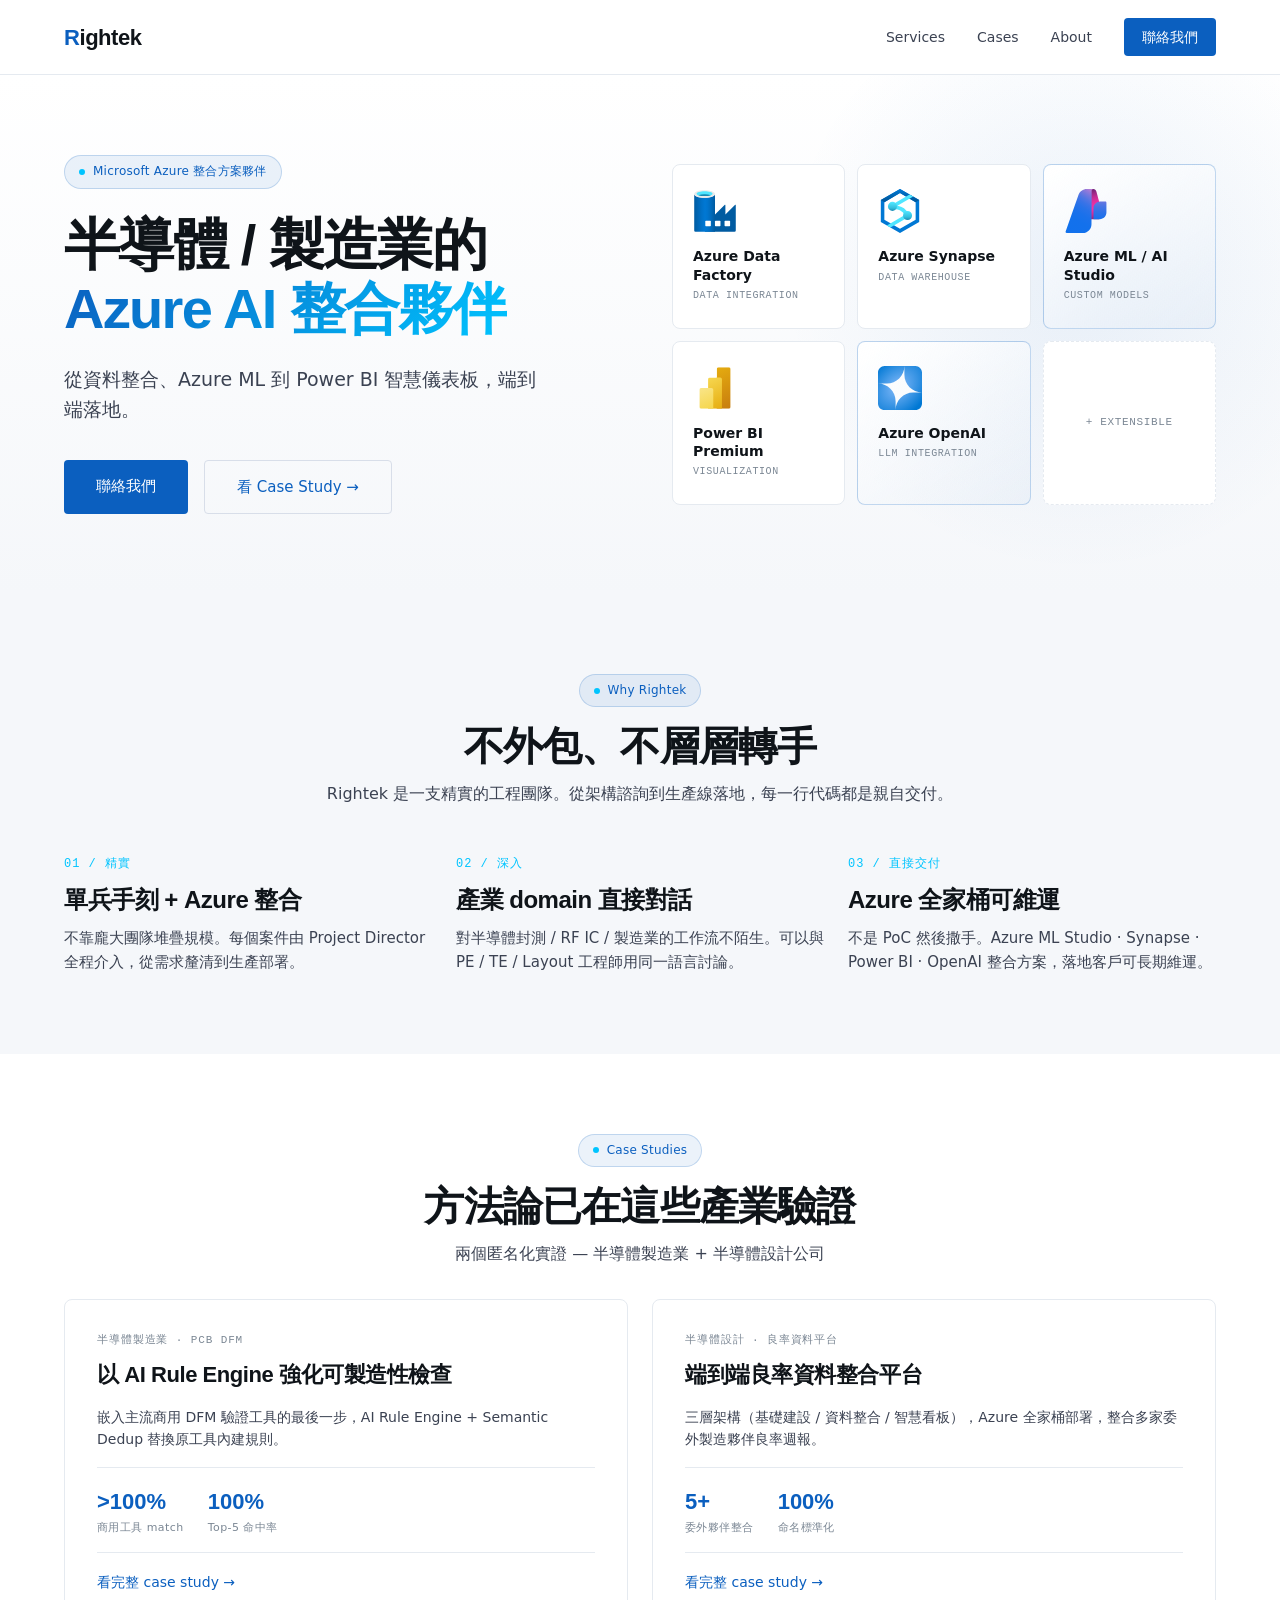
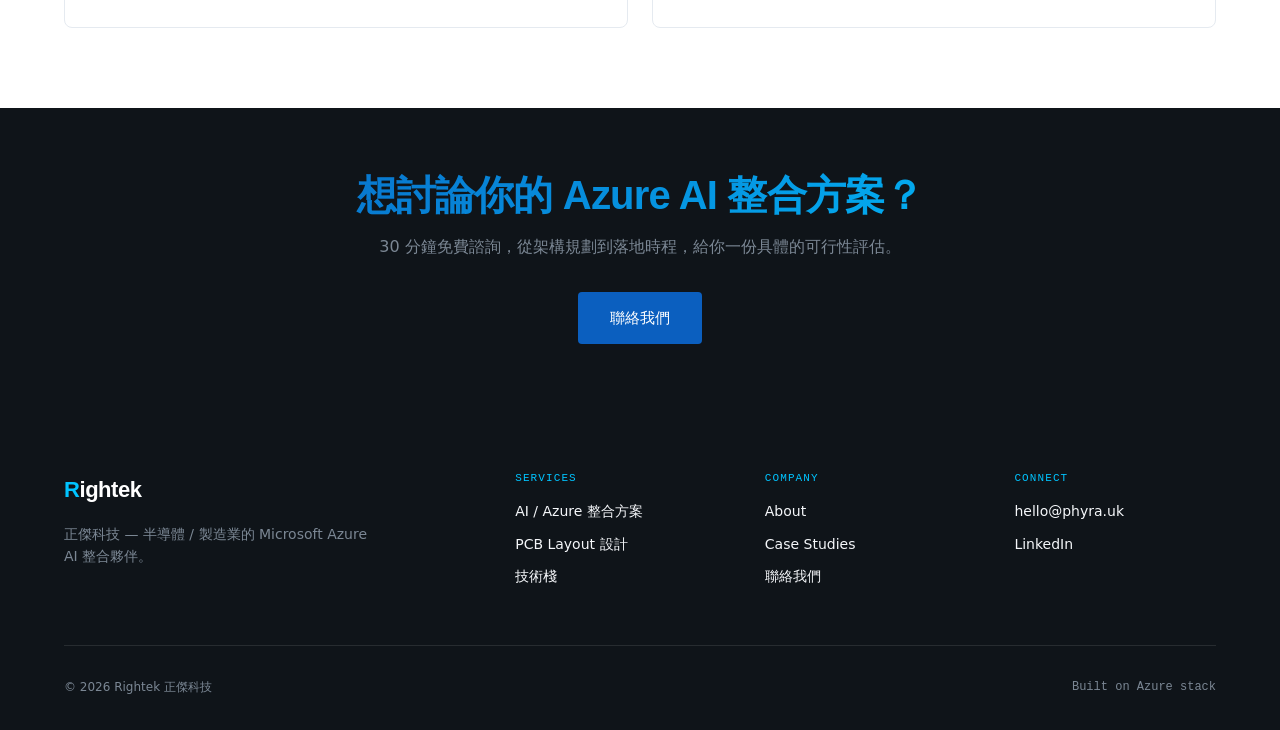
<file: index.html>
<!DOCTYPE html>
<html lang="zh-TW">
<head>
<meta charset="UTF-8">
<meta name="viewport" content="width=device-width,initial-scale=1">
<title>Rightek 正傑科技 — 半導體 / 製造業的 Azure AI 整合夥伴</title>
<meta name="description" content="正傑科技 (Rightek) — 半導體與製造業的 Microsoft Azure AI 整合方案夥伴。從資料整合、Azure ML 到 Power BI 智慧儀表板，端到端落地。">
<meta property="og:title" content="Rightek — 半導體 / 製造業的 Azure AI 整合夥伴">
<meta property="og:description" content="從資料整合、Azure ML 到 Power BI 智慧儀表板，端到端落地。">
<meta property="og:type" content="website">
<link rel="stylesheet" href="styles.css">
<style>
  .hero {
    background: linear-gradient(180deg, var(--surface-base) 0%, var(--surface-soft) 100%);
    padding: 80px 64px;
    position: relative;
    overflow: hidden;
  }
  .hero::before {
    content: '';
    position: absolute;
    top: -100px; right: -100px;
    width: 600px; height: 600px;
    background: radial-gradient(circle, rgba(11,95,191,0.08) 0%, transparent 70%);
    pointer-events: none;
  }
  .hero-grid {
    display: grid;
    grid-template-columns: 1fr 1fr;
    gap: 64px;
    align-items: center;
    max-width: var(--container-max);
    margin: 0 auto;
    position: relative;
  }
  .hero h1 { font-size: 56px; margin-bottom: 24px; }
  .hero .sub { font-size: 19px; color: var(--text-secondary); margin-bottom: 36px; max-width: 480px; line-height: 1.55; }
  .cta-row { display: flex; gap: 16px; }
  .service-grid {
    display: grid;
    grid-template-columns: 1fr 1fr 1fr;
    gap: 12px;
  }
  .service-grid .svc-card.dashed {
    display: flex;
    align-items: center;
    justify-content: center;
    min-height: 120px;
    border-style: dashed;
    color: var(--text-muted);
    font-family: 'JetBrains Mono', monospace;
    font-size: 11px;
    letter-spacing: 0.06em;
  }
  .why-grid {
    display: grid;
    grid-template-columns: repeat(3, 1fr);
    gap: 24px;
    max-width: var(--container-max);
    margin: 0 auto;
  }
  .why-item h3 { margin-bottom: 12px; }
  .why-item p { color: var(--text-secondary); font-size: 15px; line-height: 1.6; }
  .why-num {
    font-family: 'JetBrains Mono', monospace;
    font-size: 12px;
    color: var(--accent-cyan);
    letter-spacing: 0.08em;
    margin-bottom: 12px;
  }
  .case-grid {
    display: grid;
    grid-template-columns: 1fr 1fr;
    gap: 24px;
    max-width: var(--container-max);
    margin: 32px auto 0;
  }
  .case-card {
    background: white;
    border: 1px solid var(--border-soft);
    border-radius: 8px;
    padding: 32px;
    transition: all 200ms ease-out;
  }
  .case-card:hover {
    border-color: var(--primary-azure);
    transform: translateY(-2px);
    box-shadow: 0 8px 24px -8px rgba(11,95,191,0.15);
  }
  .case-meta {
    font-family: 'JetBrains Mono', monospace;
    font-size: 11px;
    color: var(--text-muted);
    letter-spacing: 0.08em;
    margin-bottom: 12px;
    text-transform: uppercase;
  }
  .case-card h3 { font-size: 22px; margin-bottom: 16px; line-height: 1.3; }
  .case-card p { color: var(--text-secondary); font-size: 14px; margin-bottom: 16px; }
  .case-stats {
    display: flex;
    gap: 24px;
    margin: 16px 0;
    padding: 16px 0;
    border-top: 1px solid var(--border-soft);
    border-bottom: 1px solid var(--border-soft);
  }
  .case-stat-value {
    font-family: 'Cabinet Grotesk', sans-serif;
    font-weight: 700;
    font-size: 22px;
    color: var(--primary-azure);
    font-feature-settings: 'tnum';
  }
  .case-stat-label {
    font-size: 11px;
    color: var(--text-muted);
    letter-spacing: 0.04em;
  }
  .case-card a {
    font-size: 14px;
    font-weight: 500;
  }
  .cta-band {
    background: var(--surface-dark);
    color: var(--surface-soft);
    padding: 64px;
    text-align: center;
  }
  .cta-band h2 {
    color: white;
    margin-bottom: 16px;
    background: var(--azure-grad);
    -webkit-background-clip: text;
    -webkit-text-fill-color: transparent;
    background-clip: text;
  }
  .cta-band p { color: var(--text-muted); margin-bottom: 32px; max-width: 540px; margin-left: auto; margin-right: auto; }
  @media (max-width: 768px) {
    .hero-grid, .why-grid, .case-grid, .service-grid { grid-template-columns: 1fr !important; }
    .hero h1 { font-size: 36px; }
  }
</style>
</head>
<body>

<nav class="nav">
  <a href="index.html" class="wordmark"><span class="r">R</span>ightek</a>
  <div class="nav-links">
    <a href="services.html">Services</a>
    <a href="cases.html">Cases</a>
    <a href="about.html">About</a>
    <a href="contact.html" class="nav-cta">聯絡我們</a>
  </div>
</nav>

<section class="hero">
  <div class="hero-grid">
    <div>
      <span class="tag">Microsoft Azure 整合方案夥伴</span>
      <h1 style="margin-top:24px">半導體 / 製造業的<br><span class="grad-text">Azure AI 整合夥伴</span></h1>
      <p class="sub">從資料整合、Azure ML 到 Power BI 智慧儀表板，端到端落地。</p>
      <div class="cta-row">
        <a href="contact.html" class="btn btn-primary">聯絡我們</a>
        <a href="cases.html" class="btn btn-ghost">看 Case Study →</a>
      </div>
    </div>
    <div class="service-grid">
      <div class="svc-card">
        <img class="svc-icon" src="assets/icons/10126-icon-service-Data-Factories.svg" alt="Data Factory">
        <div class="svc-name">Azure Data Factory</div>
        <div class="svc-meta">DATA INTEGRATION</div>
      </div>
      <div class="svc-card">
        <img class="svc-icon" src="assets/icons/00606-icon-service-Azure-Synapse-Analytics.svg" alt="Synapse">
        <div class="svc-name">Azure Synapse</div>
        <div class="svc-meta">DATA WAREHOUSE</div>
      </div>
      <div class="svc-card featured">
        <img class="svc-icon" src="assets/icons/03513-icon-service-AI-Studio.svg" alt="Azure AI">
        <div class="svc-name">Azure ML / AI Studio</div>
        <div class="svc-meta">CUSTOM MODELS</div>
      </div>
      <div class="svc-card">
        <img class="svc-icon" src="assets/icons/03332-icon-service-Power-BI-Embedded.svg" alt="Power BI">
        <div class="svc-name">Power BI Premium</div>
        <div class="svc-meta">VISUALIZATION</div>
      </div>
      <div class="svc-card featured">
        <img class="svc-icon" src="assets/icons/03438-icon-service-Azure-OpenAI.svg" alt="OpenAI">
        <div class="svc-name">Azure OpenAI</div>
        <div class="svc-meta">LLM INTEGRATION</div>
      </div>
      <div class="svc-card dashed">+ EXTENSIBLE</div>
    </div>
  </div>
</section>

<section class="section section-soft">
  <div style="text-align:center; max-width:720px; margin:0 auto 48px;">
    <span class="tag">Why Rightek</span>
    <h2 style="margin-top:16px">不外包、不層層轉手</h2>
    <p style="color:var(--text-secondary); margin-top:12px;">Rightek 是一支精實的工程團隊。從架構諮詢到生產線落地，每一行代碼都是親自交付。</p>
  </div>
  <div class="why-grid">
    <div class="why-item">
      <div class="why-num">01 / 精實</div>
      <h3>單兵手刻 + Azure 整合</h3>
      <p>不靠龐大團隊堆疊規模。每個案件由 Project Director 全程介入，從需求釐清到生產部署。</p>
    </div>
    <div class="why-item">
      <div class="why-num">02 / 深入</div>
      <h3>產業 domain 直接對話</h3>
      <p>對半導體封測 / RF IC / 製造業的工作流不陌生。可以與 PE / TE / Layout 工程師用同一語言討論。</p>
    </div>
    <div class="why-item">
      <div class="why-num">03 / 直接交付</div>
      <h3>Azure 全家桶可維運</h3>
      <p>不是 PoC 然後撒手。Azure ML Studio · Synapse · Power BI · OpenAI 整合方案，落地客戶可長期維運。</p>
    </div>
  </div>
</section>

<section class="section">
  <div style="text-align:center; max-width:720px; margin:0 auto;">
    <span class="tag">Case Studies</span>
    <h2 style="margin-top:16px">方法論已在這些產業驗證</h2>
    <p style="color:var(--text-secondary); margin-top:12px;">兩個匿名化實證 — 半導體製造業 + 半導體設計公司</p>
  </div>
  <div class="case-grid">
    <div class="case-card">
      <div class="case-meta">半導體製造業 · PCB DFM</div>
      <h3>以 AI Rule Engine 強化可製造性檢查</h3>
      <p>嵌入主流商用 DFM 驗證工具的最後一步，AI Rule Engine + Semantic Dedup 替換原工具內建規則。</p>
      <div class="case-stats">
        <div>
          <div class="case-stat-value">&gt;100%</div>
          <div class="case-stat-label">商用工具 match</div>
        </div>
        <div>
          <div class="case-stat-value">100%</div>
          <div class="case-stat-label">Top-5 命中率</div>
        </div>
      </div>
      <a href="cases.html#pcb-dfm">看完整 case study →</a>
    </div>
    <div class="case-card">
      <div class="case-meta">半導體設計 · 良率資料平台</div>
      <h3>端到端良率資料整合平台</h3>
      <p>三層架構（基礎建設 / 資料整合 / 智慧看板），Azure 全家桶部署，整合多家委外製造夥伴良率週報。</p>
      <div class="case-stats">
        <div>
          <div class="case-stat-value">5+</div>
          <div class="case-stat-label">委外夥伴整合</div>
        </div>
        <div>
          <div class="case-stat-value">100%</div>
          <div class="case-stat-label">命名標準化</div>
        </div>
      </div>
      <a href="cases.html#yield-platform">看完整 case study →</a>
    </div>
  </div>
</section>

<section class="cta-band">
  <h2>想討論你的 Azure AI 整合方案？</h2>
  <p>30 分鐘免費諮詢，從架構規劃到落地時程，給你一份具體的可行性評估。</p>
  <a href="contact.html" class="btn btn-primary">聯絡我們</a>
</section>

<footer class="footer">
  <div class="footer-grid">
    <div class="footer-brand">
      <div class="wordmark"><span class="r" style="color:var(--accent-cyan)">R</span>ightek</div>
      <p>正傑科技 — 半導體 / 製造業的 Microsoft Azure AI 整合夥伴。</p>
    </div>
    <div>
      <h4>Services</h4>
      <ul>
        <li><a href="services.html">AI / Azure 整合方案</a></li>
        <li><a href="services.html#pcb">PCB Layout 設計</a></li>
        <li><a href="services.html#stack">技術棧</a></li>
      </ul>
    </div>
    <div>
      <h4>Company</h4>
      <ul>
        <li><a href="about.html">About</a></li>
        <li><a href="cases.html">Case Studies</a></li>
        <li><a href="contact.html">聯絡我們</a></li>
      </ul>
    </div>
    <div>
      <h4>Connect</h4>
      <ul>
        <li><a href="mailto:hello@phyra.uk">hello@phyra.uk</a></li>
        <li><a href="#" onclick="return false">LinkedIn</a></li>
      </ul>
    </div>
  </div>
  <div class="footer-bottom">
    <span>© 2026 Rightek 正傑科技</span>
    <span class="mono">Built on Azure stack</span>
  </div>
</footer>

</body>
</html>
</file>
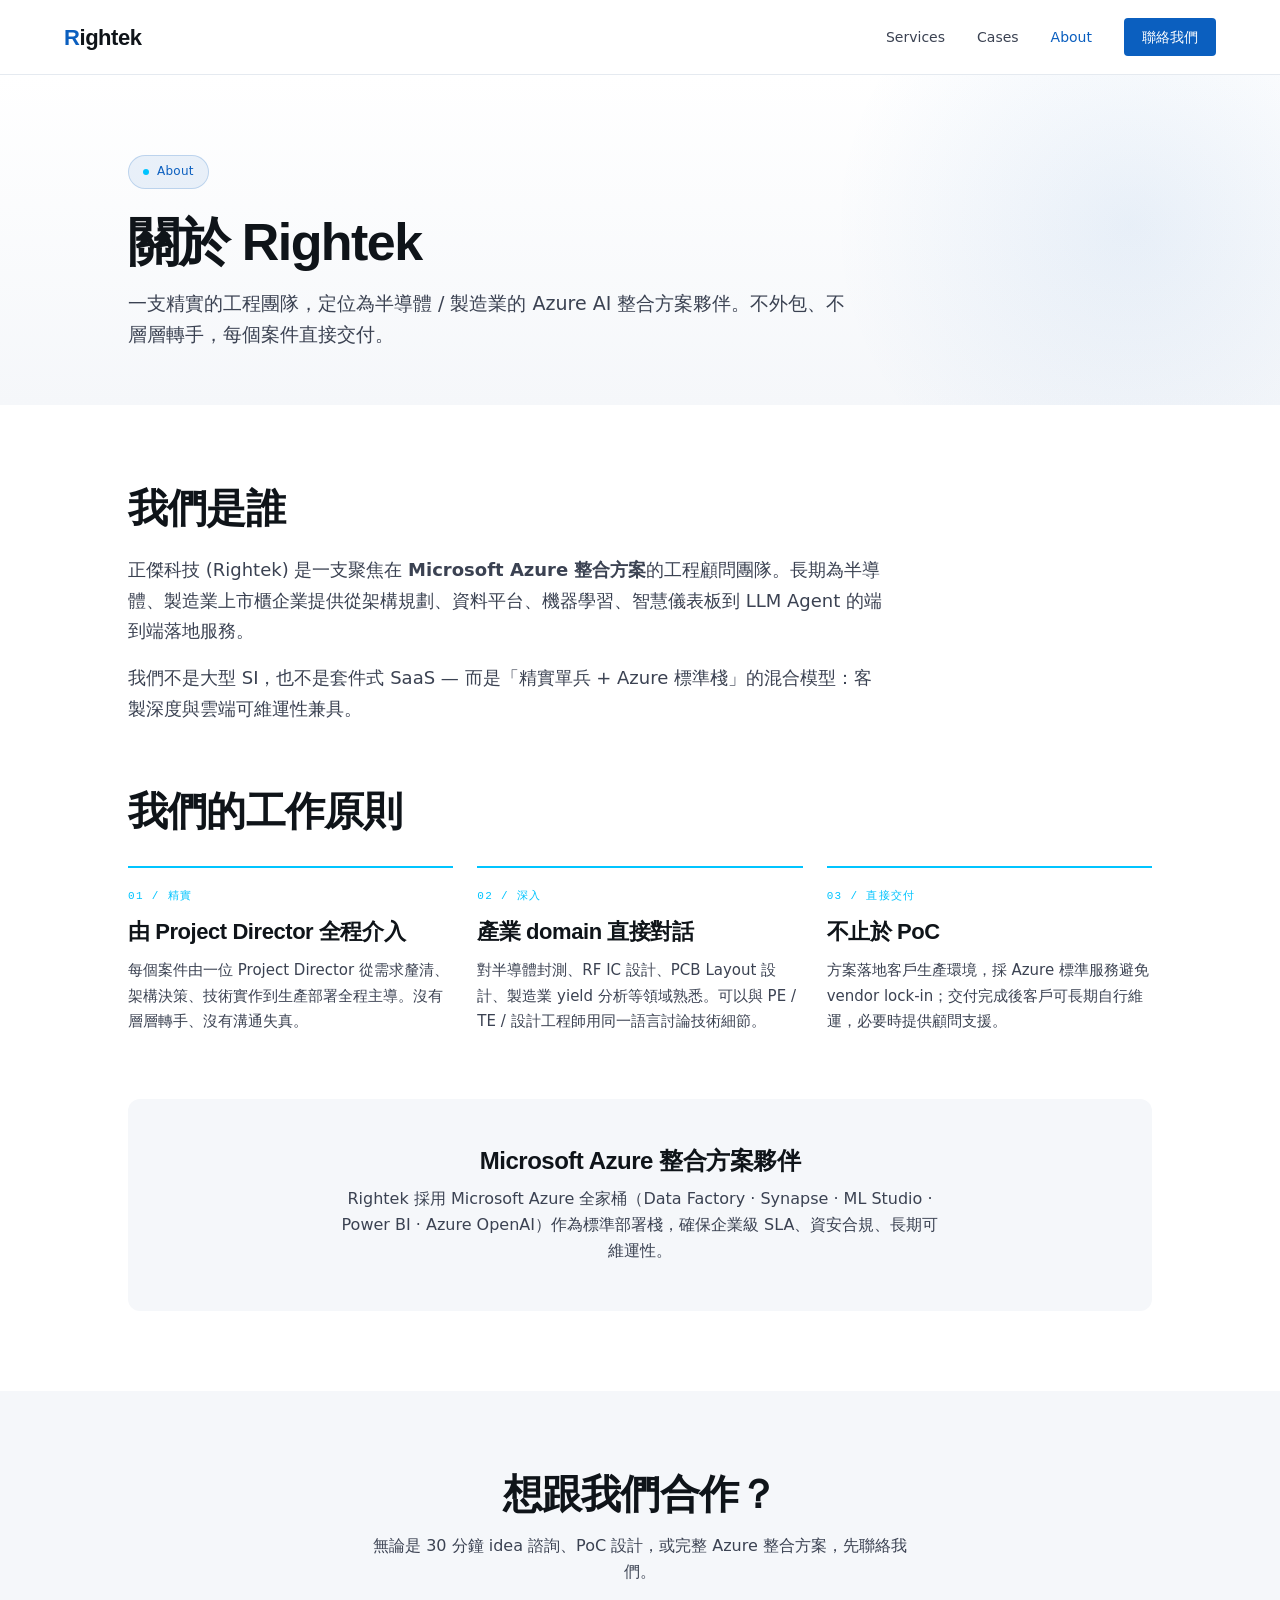
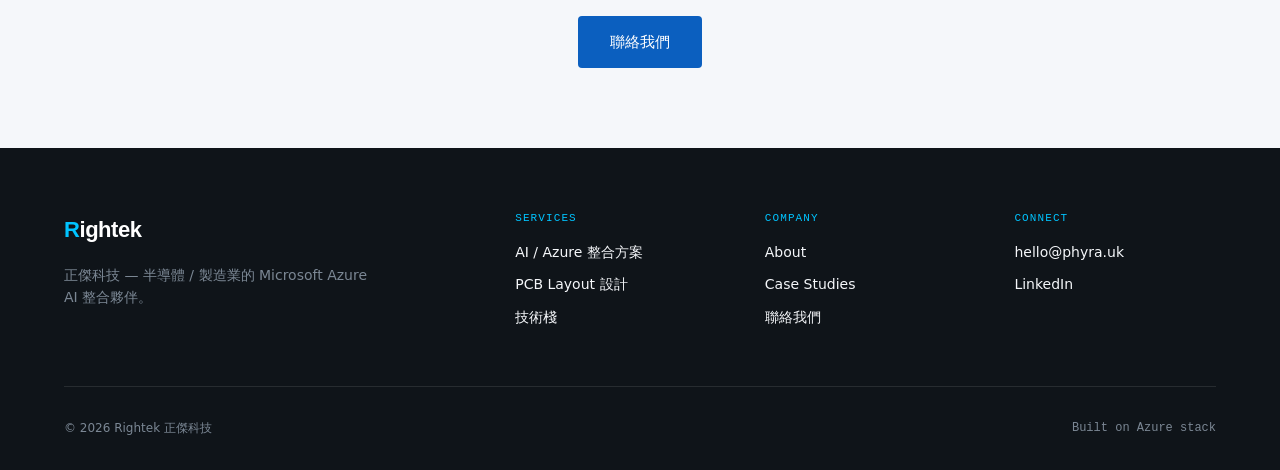
<file: about.html>
<!DOCTYPE html>
<html lang="zh-TW">
<head>
<meta charset="UTF-8">
<meta name="viewport" content="width=device-width,initial-scale=1">
<title>About — Rightek 正傑科技</title>
<link rel="stylesheet" href="styles.css">
<style>
  .about-intro { max-width: 760px; margin-bottom: 64px; }
  .about-intro p {
    font-size: 18px;
    color: var(--text-secondary);
    line-height: 1.7;
    margin-bottom: 16px;
  }
  .principle-grid {
    display: grid;
    grid-template-columns: repeat(3, 1fr);
    gap: 24px;
    max-width: var(--container-max);
  }
  .principle {
    border-top: 2px solid var(--accent-cyan);
    padding-top: 20px;
  }
  .principle-num {
    font-family: 'JetBrains Mono', monospace;
    font-size: 11px;
    color: var(--accent-cyan);
    letter-spacing: 0.12em;
    margin-bottom: 12px;
  }
  .principle h3 { font-size: 22px; margin-bottom: 12px; line-height: 1.3; }
  .principle p { color: var(--text-secondary); font-size: 15px; line-height: 1.7; }
  .partner-band {
    background: var(--surface-soft);
    padding: 48px;
    border-radius: 12px;
    margin-top: 64px;
    text-align: center;
  }
  .partner-band h3 { margin-bottom: 12px; }
  .partner-band p { color: var(--text-secondary); max-width: 600px; margin: 0 auto; }
  @media (max-width: 768px) {
    .principle-grid { grid-template-columns: 1fr; }
  }
</style>
</head>
<body>

<nav class="nav">
  <a href="index.html" class="wordmark"><span class="r">R</span>ightek</a>
  <div class="nav-links">
    <a href="services.html">Services</a>
    <a href="cases.html">Cases</a>
    <a href="about.html" class="active">About</a>
    <a href="contact.html" class="nav-cta">聯絡我們</a>
  </div>
</nav>

<section class="page-hero">
  <div class="container">
    <span class="tag">About</span>
    <h1 style="margin-top:24px">關於 Rightek</h1>
    <p class="lead">一支精實的工程團隊，定位為半導體 / 製造業的 Azure AI 整合方案夥伴。不外包、不層層轉手，每個案件直接交付。</p>
  </div>
</section>

<section class="section">
  <div class="container">

    <div class="about-intro">
      <h2 style="margin-bottom:24px;">我們是誰</h2>
      <p>正傑科技 (Rightek) 是一支聚焦在 <strong>Microsoft Azure 整合方案</strong>的工程顧問團隊。長期為半導體、製造業上市櫃企業提供從架構規劃、資料平台、機器學習、智慧儀表板到 LLM Agent 的端到端落地服務。</p>
      <p>我們不是大型 SI，也不是套件式 SaaS — 而是「精實單兵 + Azure 標準棧」的混合模型：客製深度與雲端可維運性兼具。</p>
    </div>

    <div>
      <h2 style="margin-bottom:32px;">我們的工作原則</h2>
      <div class="principle-grid">
        <div class="principle">
          <div class="principle-num">01 / 精實</div>
          <h3>由 Project Director 全程介入</h3>
          <p>每個案件由一位 Project Director 從需求釐清、架構決策、技術實作到生產部署全程主導。沒有層層轉手、沒有溝通失真。</p>
        </div>
        <div class="principle">
          <div class="principle-num">02 / 深入</div>
          <h3>產業 domain 直接對話</h3>
          <p>對半導體封測、RF IC 設計、PCB Layout 設計、製造業 yield 分析等領域熟悉。可以與 PE / TE / 設計工程師用同一語言討論技術細節。</p>
        </div>
        <div class="principle">
          <div class="principle-num">03 / 直接交付</div>
          <h3>不止於 PoC</h3>
          <p>方案落地客戶生產環境，採 Azure 標準服務避免 vendor lock-in；交付完成後客戶可長期自行維運，必要時提供顧問支援。</p>
        </div>
      </div>
    </div>

    <div class="partner-band">
      <h3>Microsoft Azure 整合方案夥伴</h3>
      <p>Rightek 採用 Microsoft Azure 全家桶（Data Factory · Synapse · ML Studio · Power BI · Azure OpenAI）作為標準部署棧，確保企業級 SLA、資安合規、長期可維運性。</p>
    </div>

  </div>
</section>

<section class="section section-soft" style="text-align:center;">
  <div class="container">
    <h2 style="margin-bottom:16px">想跟我們合作？</h2>
    <p style="color:var(--text-secondary); max-width:540px; margin:0 auto 32px;">無論是 30 分鐘 idea 諮詢、PoC 設計，或完整 Azure 整合方案，先聯絡我們。</p>
    <a href="contact.html" class="btn btn-primary">聯絡我們</a>
  </div>
</section>

<footer class="footer">
  <div class="footer-grid">
    <div class="footer-brand">
      <div class="wordmark"><span class="r" style="color:var(--accent-cyan)">R</span>ightek</div>
      <p>正傑科技 — 半導體 / 製造業的 Microsoft Azure AI 整合夥伴。</p>
    </div>
    <div>
      <h4>Services</h4>
      <ul>
        <li><a href="services.html">AI / Azure 整合方案</a></li>
        <li><a href="services.html#pcb">PCB Layout 設計</a></li>
        <li><a href="services.html#stack">技術棧</a></li>
      </ul>
    </div>
    <div>
      <h4>Company</h4>
      <ul>
        <li><a href="about.html">About</a></li>
        <li><a href="cases.html">Case Studies</a></li>
        <li><a href="contact.html">聯絡我們</a></li>
      </ul>
    </div>
    <div>
      <h4>Connect</h4>
      <ul>
        <li><a href="mailto:hello@phyra.uk">hello@phyra.uk</a></li>
        <li><a href="#" onclick="return false">LinkedIn</a></li>
      </ul>
    </div>
  </div>
  <div class="footer-bottom">
    <span>© 2026 Rightek 正傑科技</span>
    <span class="mono">Built on Azure stack</span>
  </div>
</footer>

</body>
</html>
</file>
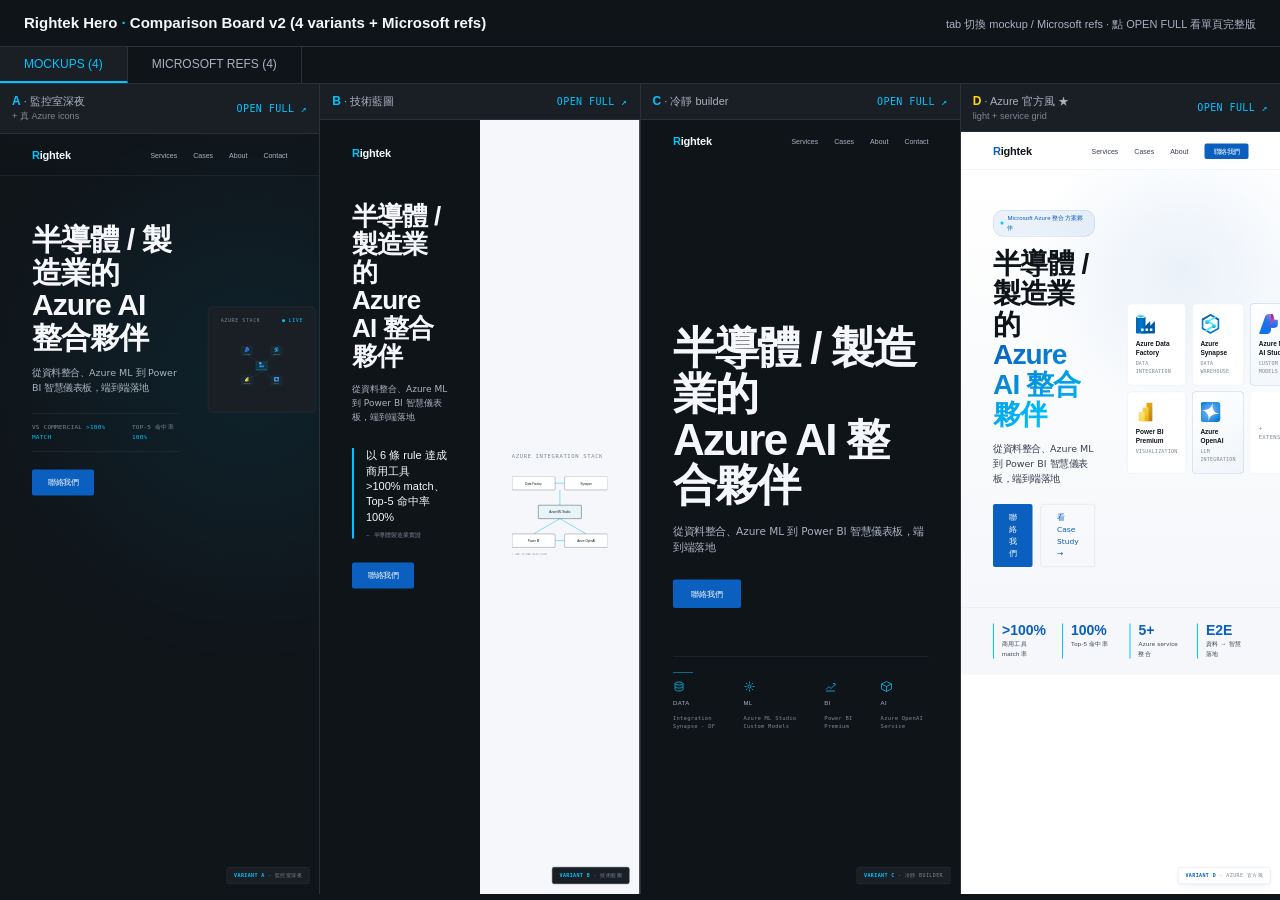
<file: board.html>
<!DOCTYPE html>
<html lang="zh-TW">
<head>
<meta charset="UTF-8">
<meta name="viewport" content="width=device-width,initial-scale=1">
<title>Rightek Hero — Comparison Board v2</title>
<style>
  body {
    margin: 0;
    font-family: -apple-system, BlinkMacSystemFont, 'Segoe UI', sans-serif;
    background: #0F1419;
    color: #F5F7FA;
  }
  header {
    padding: 14px 24px;
    border-bottom: 1px solid #2A3038;
    display: flex;
    justify-content: space-between;
    align-items: baseline;
  }
  header h1 {
    font-size: 15px;
    margin: 0;
    font-weight: 600;
  }
  header h1 b { color: #00C4FF; }
  header p {
    font-size: 11px;
    color: #A8B2C0;
    margin: 0;
  }
  .tabs {
    display: flex;
    gap: 0;
    border-bottom: 1px solid #2A3038;
  }
  .tab {
    padding: 10px 24px;
    font-size: 12px;
    color: #A8B2C0;
    cursor: pointer;
    border-right: 1px solid #2A3038;
    user-select: none;
  }
  .tab.active {
    color: #00C4FF;
    background: #1A1F26;
    border-bottom: 2px solid #00C4FF;
  }
  .tab-content { display: none; }
  .tab-content.active { display: block; }
  .grid {
    display: grid;
    grid-template-columns: 1fr 1fr 1fr 1fr;
    gap: 1px;
    background: #2A3038;
    height: calc(100vh - 90px);
  }
  .cell {
    background: #0F1419;
    display: flex;
    flex-direction: column;
    overflow: hidden;
  }
  .cell-header {
    padding: 10px 12px;
    background: #1A1F26;
    font-size: 11px;
    color: #A8B2C0;
    border-bottom: 1px solid #2A3038;
    display: flex;
    justify-content: space-between;
    align-items: center;
  }
  .cell-header strong { color: #00C4FF; font-size: 12px; }
  .cell-header.featured strong { color: #FFD700; }
  .cell-header a {
    color: #00C4FF;
    text-decoration: none;
    font-size: 10px;
    font-family: 'JetBrains Mono', monospace;
    letter-spacing: 0.04em;
  }
  .cell-header a:hover { text-decoration: underline; }
  .cell iframe {
    flex: 1;
    border: 0;
    background: #0F1419;
    transform: scale(0.5);
    transform-origin: top left;
    width: 200%;
    height: 200%;
  }
  .iframe-wrap {
    flex: 1;
    overflow: hidden;
    position: relative;
  }
  .ref-grid {
    display: grid;
    grid-template-columns: 1fr 1fr;
    gap: 12px;
    padding: 16px;
    height: calc(100vh - 90px);
    overflow-y: auto;
  }
  .ref-card {
    background: #1A1F26;
    border: 1px solid #2A3038;
    border-radius: 6px;
    overflow: hidden;
    display: flex;
    flex-direction: column;
  }
  .ref-card-header {
    padding: 10px 14px;
    border-bottom: 1px solid #2A3038;
    display: flex;
    justify-content: space-between;
    align-items: center;
    font-size: 12px;
  }
  .ref-card-header strong { color: #00C4FF; }
  .ref-card-header span { color: #7B8794; font-family: 'JetBrains Mono', monospace; font-size: 10px; }
  .ref-card img {
    width: 100%;
    display: block;
    background: white;
  }
</style>
</head>
<body>
<header>
  <h1>Rightek Hero <b>·</b> Comparison Board v2 (4 variants + Microsoft refs)</h1>
  <p>tab 切換 mockup / Microsoft refs · 點 OPEN FULL 看單頁完整版</p>
</header>
<div class="tabs">
  <div class="tab active" onclick="show('mockups', this)">MOCKUPS (4)</div>
  <div class="tab" onclick="show('refs', this)">MICROSOFT REFS (4)</div>
</div>

<div id="mockups" class="tab-content active">
  <div class="grid">
    <div class="cell">
      <div class="cell-header"><span><strong>A</strong> · 監控室深夜<br><small style="color:#7B8794">+ 真 Azure icons</small></span><a href="variant-A.html" target="_blank">OPEN FULL ↗</a></div>
      <div class="iframe-wrap"><iframe src="variant-A.html"></iframe></div>
    </div>
    <div class="cell">
      <div class="cell-header"><span><strong>B</strong> · 技術藍圖</span><a href="variant-B.html" target="_blank">OPEN FULL ↗</a></div>
      <div class="iframe-wrap"><iframe src="variant-B.html"></iframe></div>
    </div>
    <div class="cell">
      <div class="cell-header"><span><strong>C</strong> · 冷靜 builder</span><a href="variant-C.html" target="_blank">OPEN FULL ↗</a></div>
      <div class="iframe-wrap"><iframe src="variant-C.html"></iframe></div>
    </div>
    <div class="cell">
      <div class="cell-header featured"><span><strong>D</strong> · Azure 官方風 ★<br><small style="color:#7B8794">light + service grid</small></span><a href="variant-D.html" target="_blank">OPEN FULL ↗</a></div>
      <div class="iframe-wrap"><iframe src="variant-D.html"></iframe></div>
    </div>
  </div>
</div>

<div id="refs" class="tab-content">
  <div class="ref-grid">
    <div class="ref-card">
      <div class="ref-card-header"><strong>azure.microsoft.com/en-us</strong><span>Azure Home</span></div>
      <img src="assets/refs/azure-home.png" alt="Azure home">
    </div>
    <div class="ref-card">
      <div class="ref-card-header"><strong>powerbi.microsoft.com</strong><span>Power BI</span></div>
      <img src="assets/refs/powerbi-home.png" alt="Power BI home">
    </div>
    <div class="ref-card">
      <div class="ref-card-header"><strong>azure.microsoft.com/.../synapse-analytics</strong><span>Synapse</span></div>
      <img src="assets/refs/synapse.png" alt="Azure Synapse">
    </div>
    <div class="ref-card">
      <div class="ref-card-header"><strong>azure.microsoft.com/.../openai-service</strong><span>OpenAI</span></div>
      <img src="assets/refs/openai.png" alt="Azure OpenAI">
    </div>
  </div>
</div>

<script>
  function show(id, el) {
    document.querySelectorAll('.tab').forEach(t => t.classList.remove('active'));
    document.querySelectorAll('.tab-content').forEach(c => c.classList.remove('active'));
    el.classList.add('active');
    document.getElementById(id).classList.add('active');
  }
</script>
</body>
</html>
</file>
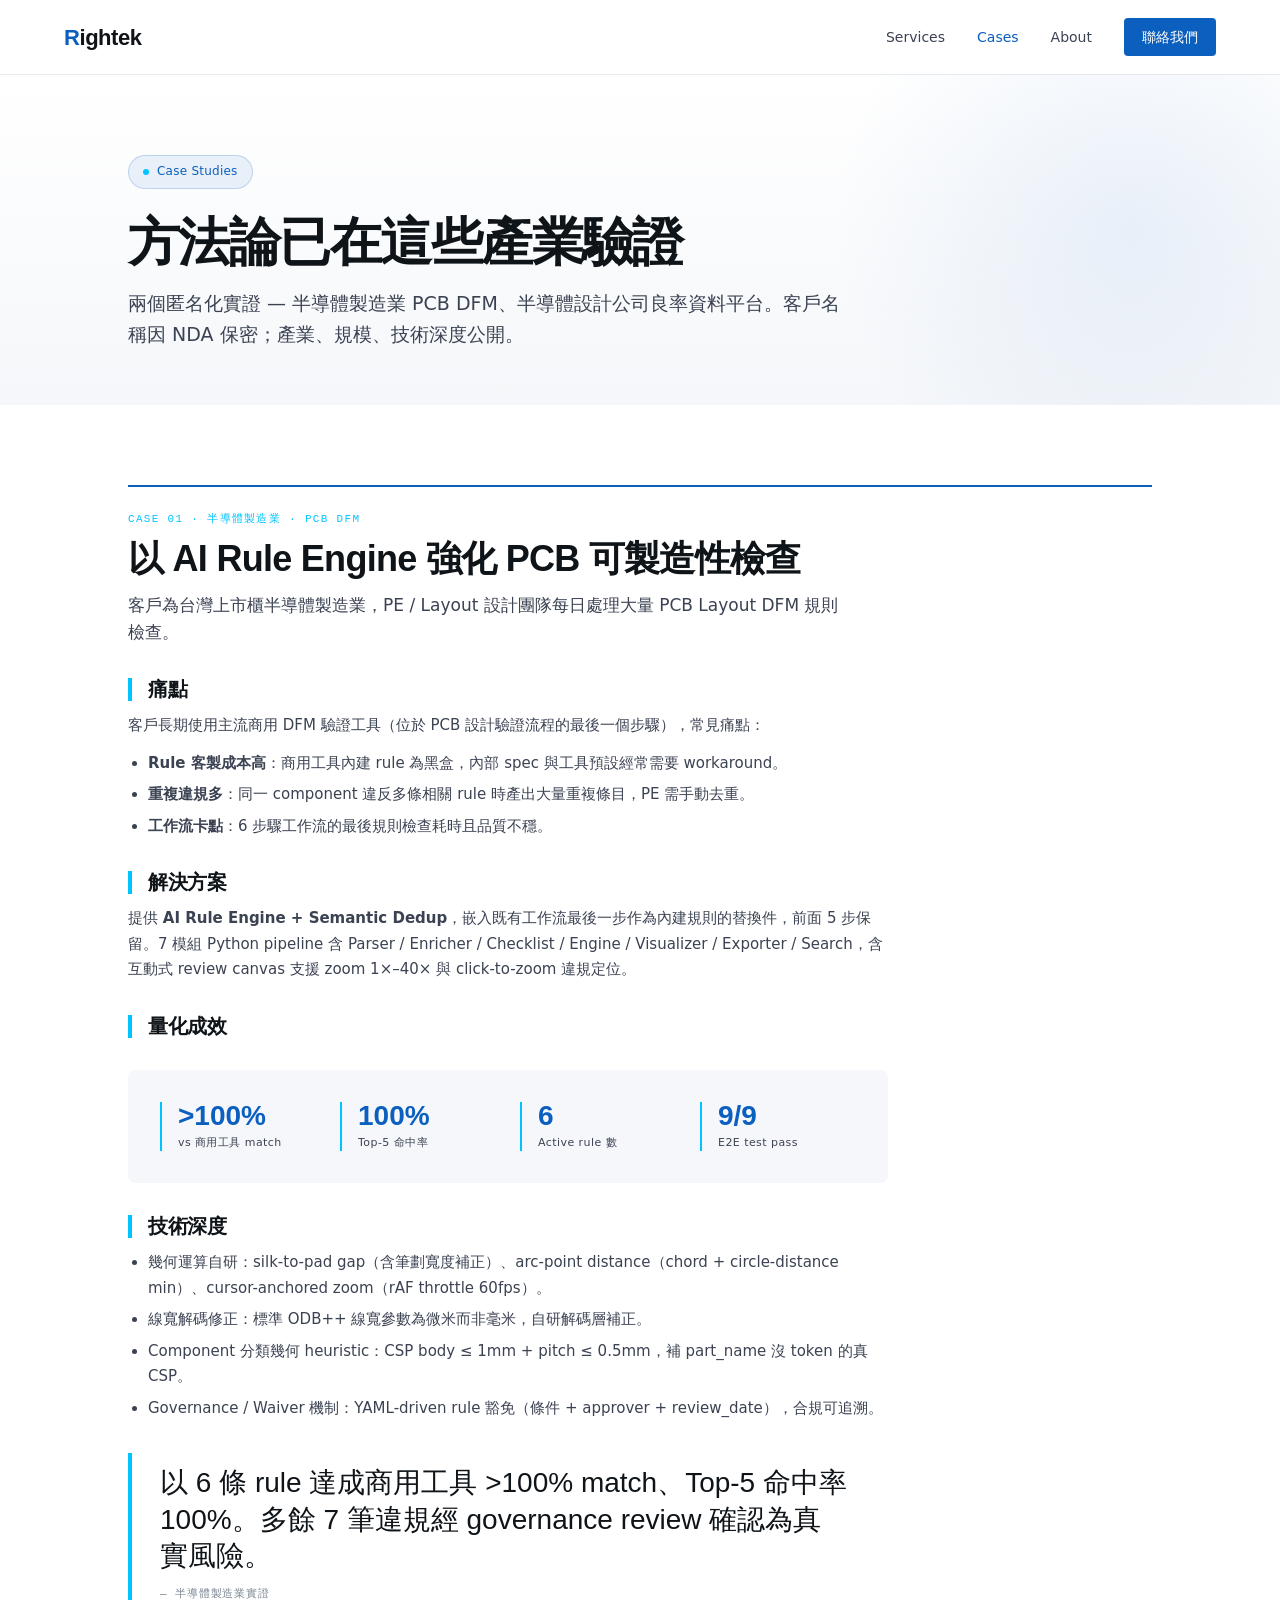
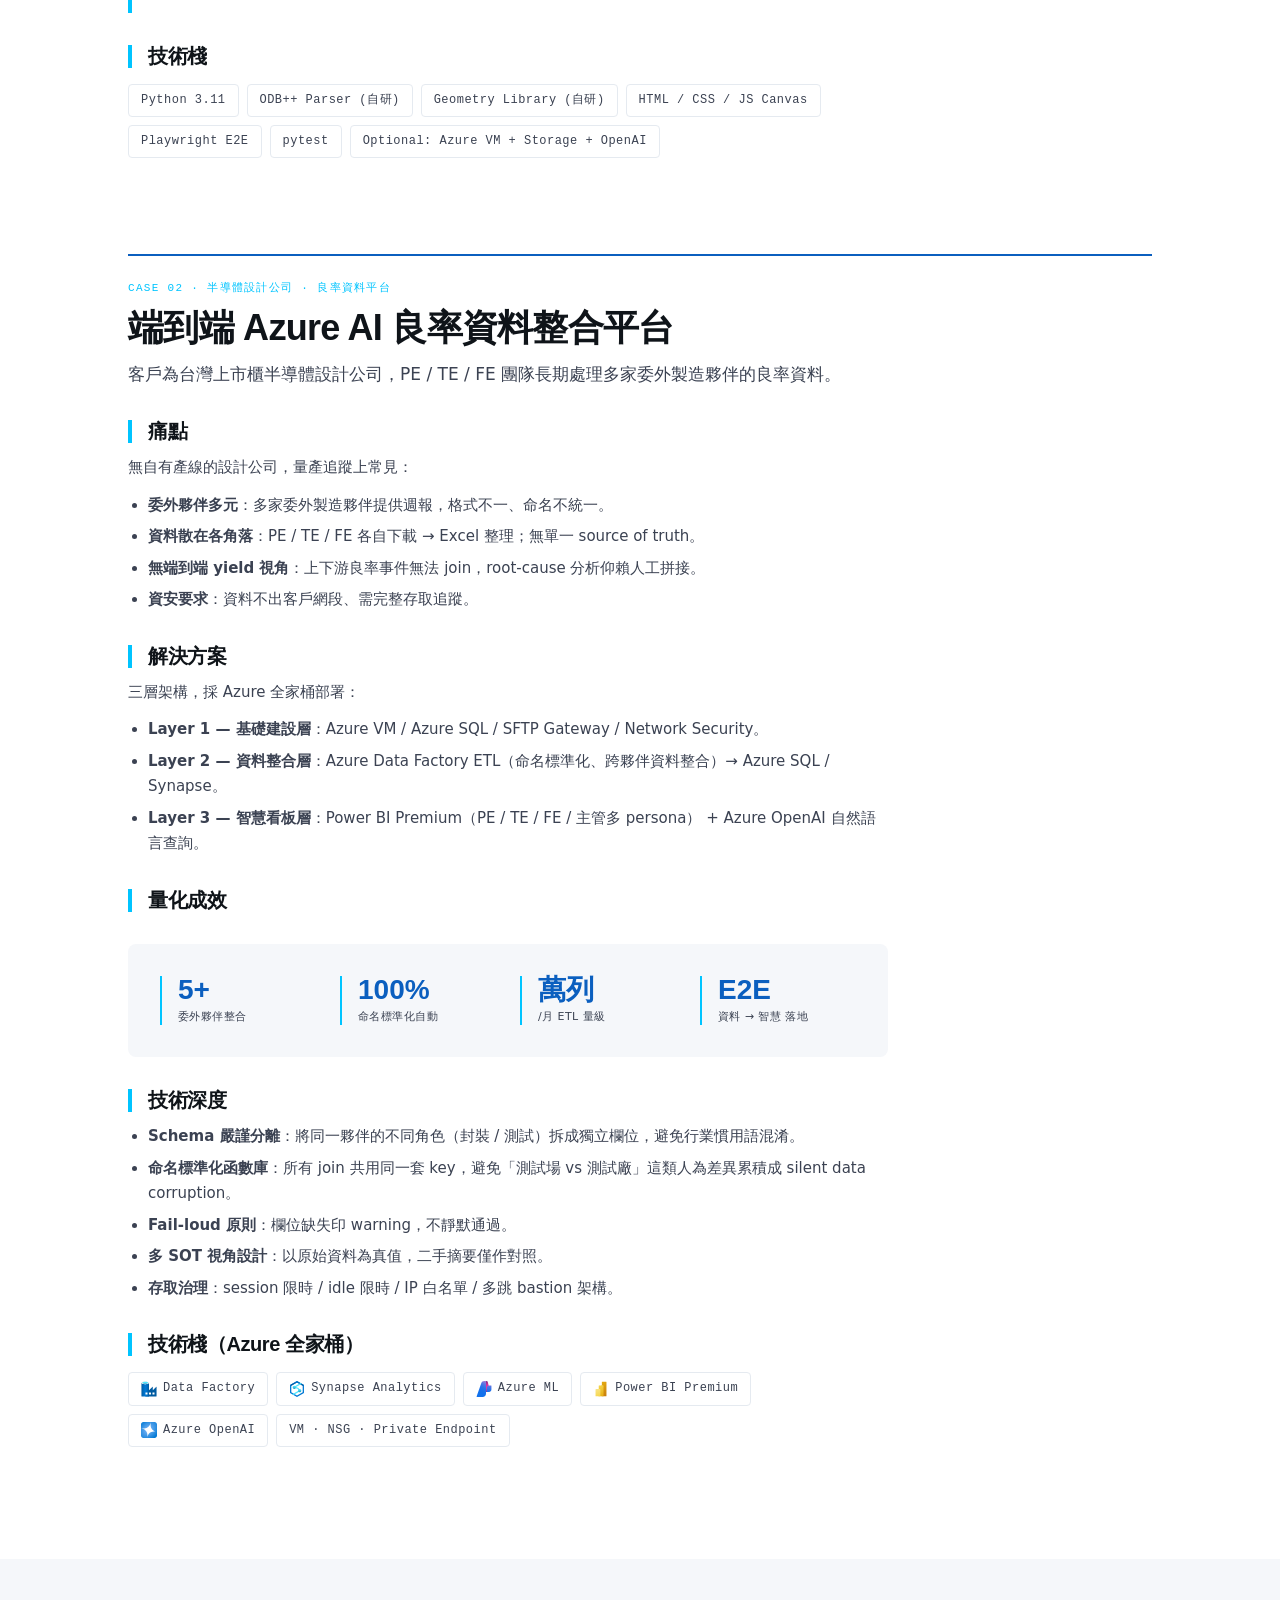
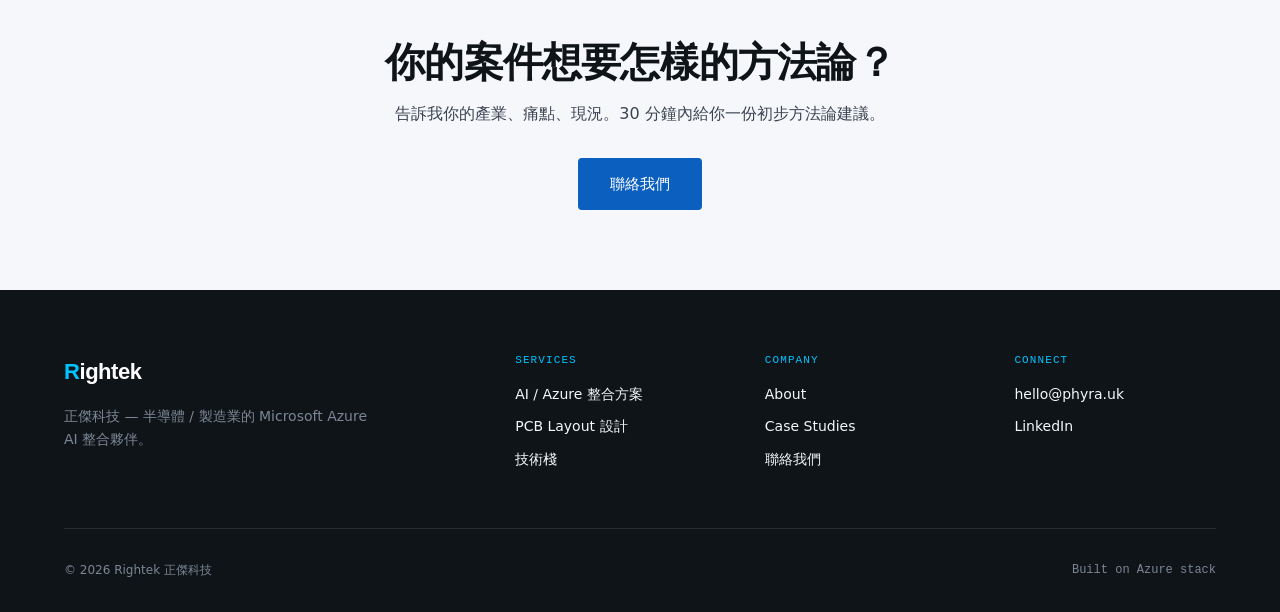
<file: cases.html>
<!DOCTYPE html>
<html lang="zh-TW">
<head>
<meta charset="UTF-8">
<meta name="viewport" content="width=device-width,initial-scale=1">
<title>Case Studies — Rightek 正傑科技</title>
<link rel="stylesheet" href="styles.css">
<style>
  .case-section { margin-bottom: 96px; }
  .case-section:last-of-type { margin-bottom: 0; }
  .case-header { border-top: 2px solid var(--primary-azure); padding-top: 24px; margin-bottom: 32px; }
  .case-header .case-meta {
    font-family: 'JetBrains Mono', monospace;
    font-size: 11px;
    color: var(--accent-cyan);
    letter-spacing: 0.12em;
    margin-bottom: 8px;
  }
  .case-header h2 { font-size: 36px; margin-bottom: 12px; line-height: 1.2; }
  .case-header .lead { font-size: 17px; color: var(--text-secondary); max-width: 720px; }
  .case-block { margin-bottom: 32px; max-width: 760px; }
  .case-block h3 {
    font-size: 20px;
    margin-bottom: 12px;
    padding-left: 16px;
    border-left: 4px solid var(--accent-cyan);
  }
  .case-block p, .case-block ul { color: var(--text-secondary); font-size: 15px; line-height: 1.7; }
  .case-block ul { padding-left: 20px; list-style: disc; margin: 12px 0; }
  .case-block ul li { margin-bottom: 6px; }
  .impact-grid {
    display: grid;
    grid-template-columns: repeat(4, 1fr);
    gap: 24px;
    margin: 32px 0;
    padding: 32px;
    background: var(--surface-soft);
    border-radius: 8px;
  }
  .impact-item { border-left: 2px solid var(--accent-cyan); padding-left: 16px; }
  .impact-value {
    font-family: 'Cabinet Grotesk', sans-serif;
    font-weight: 700;
    font-size: 28px;
    color: var(--primary-azure);
    line-height: 1;
    margin-bottom: 4px;
    font-feature-settings: 'tnum';
  }
  .impact-label { font-size: 11px; color: var(--text-secondary); letter-spacing: 0.04em; }
  .stack-row {
    display: flex;
    flex-wrap: wrap;
    gap: 8px;
    margin-top: 16px;
  }
  .stack-pill {
    display: inline-flex;
    align-items: center;
    gap: 6px;
    background: white;
    border: 1px solid var(--border-soft);
    border-radius: 4px;
    padding: 6px 12px;
    font-size: 12px;
    font-family: 'JetBrains Mono', monospace;
    color: var(--text-secondary);
    letter-spacing: 0.04em;
  }
  .stack-pill img { width: 16px; height: 16px; }
  @media (max-width: 768px) {
    .impact-grid { grid-template-columns: repeat(2, 1fr); padding: 20px; }
  }
</style>
</head>
<body>

<nav class="nav">
  <a href="index.html" class="wordmark"><span class="r">R</span>ightek</a>
  <div class="nav-links">
    <a href="services.html">Services</a>
    <a href="cases.html" class="active">Cases</a>
    <a href="about.html">About</a>
    <a href="contact.html" class="nav-cta">聯絡我們</a>
  </div>
</nav>

<section class="page-hero">
  <div class="container">
    <span class="tag">Case Studies</span>
    <h1 style="margin-top:24px">方法論已在這些產業驗證</h1>
    <p class="lead">兩個匿名化實證 — 半導體製造業 PCB DFM、半導體設計公司良率資料平台。客戶名稱因 NDA 保密；產業、規模、技術深度公開。</p>
  </div>
</section>

<section class="section">
  <div class="container">

    <div class="case-section" id="pcb-dfm">
      <div class="case-header">
        <div class="case-meta">CASE 01 · 半導體製造業 · PCB DFM</div>
        <h2>以 AI Rule Engine 強化 PCB 可製造性檢查</h2>
        <p class="lead">客戶為台灣上市櫃半導體製造業，PE / Layout 設計團隊每日處理大量 PCB Layout DFM 規則檢查。</p>
      </div>

      <div class="case-block">
        <h3>痛點</h3>
        <p>客戶長期使用主流商用 DFM 驗證工具（位於 PCB 設計驗證流程的最後一個步驟），常見痛點：</p>
        <ul>
          <li><strong>Rule 客製成本高</strong>：商用工具內建 rule 為黑盒，內部 spec 與工具預設經常需要 workaround。</li>
          <li><strong>重複違規多</strong>：同一 component 違反多條相關 rule 時產出大量重複條目，PE 需手動去重。</li>
          <li><strong>工作流卡點</strong>：6 步驟工作流的最後規則檢查耗時且品質不穩。</li>
        </ul>
      </div>

      <div class="case-block">
        <h3>解決方案</h3>
        <p>提供 <strong>AI Rule Engine + Semantic Dedup</strong>，嵌入既有工作流最後一步作為內建規則的替換件，前面 5 步保留。7 模組 Python pipeline 含 Parser / Enricher / Checklist / Engine / Visualizer / Exporter / Search，含互動式 review canvas 支援 zoom 1×–40× 與 click-to-zoom 違規定位。</p>
      </div>

      <div class="case-block">
        <h3>量化成效</h3>
        <div class="impact-grid">
          <div class="impact-item">
            <div class="impact-value">&gt;100%</div>
            <div class="impact-label">vs 商用工具 match</div>
          </div>
          <div class="impact-item">
            <div class="impact-value">100%</div>
            <div class="impact-label">Top-5 命中率</div>
          </div>
          <div class="impact-item">
            <div class="impact-value">6</div>
            <div class="impact-label">Active rule 數</div>
          </div>
          <div class="impact-item">
            <div class="impact-value">9/9</div>
            <div class="impact-label">E2E test pass</div>
          </div>
        </div>
      </div>

      <div class="case-block">
        <h3>技術深度</h3>
        <ul>
          <li>幾何運算自研：silk-to-pad gap（含筆劃寬度補正）、arc-point distance（chord + circle-distance min）、cursor-anchored zoom（rAF throttle 60fps）。</li>
          <li>線寬解碼修正：標準 ODB++ 線寬參數為微米而非毫米，自研解碼層補正。</li>
          <li>Component 分類幾何 heuristic：CSP body ≤ 1mm + pitch ≤ 0.5mm，補 part_name 沒 token 的真 CSP。</li>
          <li>Governance / Waiver 機制：YAML-driven rule 豁免（條件 + approver + review_date），合規可追溯。</li>
        </ul>
      </div>

      <div class="pull-quote">
        以 6 條 rule 達成商用工具 &gt;100% match、Top-5 命中率 100%。多餘 7 筆違規經 governance review 確認為真實風險。
        <div class="pull-quote-meta">— 半導體製造業實證</div>
      </div>

      <div class="case-block">
        <h3>技術棧</h3>
        <div class="stack-row">
          <span class="stack-pill">Python 3.11</span>
          <span class="stack-pill">ODB++ Parser (自研)</span>
          <span class="stack-pill">Geometry Library (自研)</span>
          <span class="stack-pill">HTML / CSS / JS Canvas</span>
          <span class="stack-pill">Playwright E2E</span>
          <span class="stack-pill">pytest</span>
          <span class="stack-pill mono">Optional: Azure VM + Storage + OpenAI</span>
        </div>
      </div>
    </div>

    <div class="case-section" id="yield-platform">
      <div class="case-header">
        <div class="case-meta">CASE 02 · 半導體設計公司 · 良率資料平台</div>
        <h2>端到端 Azure AI 良率資料整合平台</h2>
        <p class="lead">客戶為台灣上市櫃半導體設計公司，PE / TE / FE 團隊長期處理多家委外製造夥伴的良率資料。</p>
      </div>

      <div class="case-block">
        <h3>痛點</h3>
        <p>無自有產線的設計公司，量產追蹤上常見：</p>
        <ul>
          <li><strong>委外夥伴多元</strong>：多家委外製造夥伴提供週報，格式不一、命名不統一。</li>
          <li><strong>資料散在各角落</strong>：PE / TE / FE 各自下載 → Excel 整理；無單一 source of truth。</li>
          <li><strong>無端到端 yield 視角</strong>：上下游良率事件無法 join，root-cause 分析仰賴人工拼接。</li>
          <li><strong>資安要求</strong>：資料不出客戶網段、需完整存取追蹤。</li>
        </ul>
      </div>

      <div class="case-block">
        <h3>解決方案</h3>
        <p>三層架構，採 Azure 全家桶部署：</p>
        <ul>
          <li><strong>Layer 1 — 基礎建設層</strong>：Azure VM / Azure SQL / SFTP Gateway / Network Security。</li>
          <li><strong>Layer 2 — 資料整合層</strong>：Azure Data Factory ETL（命名標準化、跨夥伴資料整合）→ Azure SQL / Synapse。</li>
          <li><strong>Layer 3 — 智慧看板層</strong>：Power BI Premium（PE / TE / FE / 主管多 persona） + Azure OpenAI 自然語言查詢。</li>
        </ul>
      </div>

      <div class="case-block">
        <h3>量化成效</h3>
        <div class="impact-grid">
          <div class="impact-item">
            <div class="impact-value">5+</div>
            <div class="impact-label">委外夥伴整合</div>
          </div>
          <div class="impact-item">
            <div class="impact-value">100%</div>
            <div class="impact-label">命名標準化自動</div>
          </div>
          <div class="impact-item">
            <div class="impact-value">萬列</div>
            <div class="impact-label">/月 ETL 量級</div>
          </div>
          <div class="impact-item">
            <div class="impact-value">E2E</div>
            <div class="impact-label">資料 → 智慧 落地</div>
          </div>
        </div>
      </div>

      <div class="case-block">
        <h3>技術深度</h3>
        <ul>
          <li><strong>Schema 嚴謹分離</strong>：將同一夥伴的不同角色（封裝 / 測試）拆成獨立欄位，避免行業慣用語混淆。</li>
          <li><strong>命名標準化函數庫</strong>：所有 join 共用同一套 key，避免「測試場 vs 測試廠」這類人為差異累積成 silent data corruption。</li>
          <li><strong>Fail-loud 原則</strong>：欄位缺失印 warning，不靜默通過。</li>
          <li><strong>多 SOT 視角設計</strong>：以原始資料為真值，二手摘要僅作對照。</li>
          <li><strong>存取治理</strong>：session 限時 / idle 限時 / IP 白名單 / 多跳 bastion 架構。</li>
        </ul>
      </div>

      <div class="case-block">
        <h3>技術棧（Azure 全家桶）</h3>
        <div class="stack-row">
          <span class="stack-pill"><img src="assets/icons/10126-icon-service-Data-Factories.svg" alt="">Data Factory</span>
          <span class="stack-pill"><img src="assets/icons/00606-icon-service-Azure-Synapse-Analytics.svg" alt="">Synapse Analytics</span>
          <span class="stack-pill"><img src="assets/icons/03513-icon-service-AI-Studio.svg" alt="">Azure ML</span>
          <span class="stack-pill"><img src="assets/icons/03332-icon-service-Power-BI-Embedded.svg" alt="">Power BI Premium</span>
          <span class="stack-pill"><img src="assets/icons/03438-icon-service-Azure-OpenAI.svg" alt="">Azure OpenAI</span>
          <span class="stack-pill mono">VM · NSG · Private Endpoint</span>
        </div>
      </div>
    </div>

  </div>
</section>

<section class="section section-soft" style="text-align:center;">
  <div class="container">
    <h2 style="margin-bottom:16px">你的案件想要怎樣的方法論？</h2>
    <p style="color:var(--text-secondary); max-width:540px; margin:0 auto 32px;">告訴我你的產業、痛點、現況。30 分鐘內給你一份初步方法論建議。</p>
    <a href="contact.html" class="btn btn-primary">聯絡我們</a>
  </div>
</section>

<footer class="footer">
  <div class="footer-grid">
    <div class="footer-brand">
      <div class="wordmark"><span class="r" style="color:var(--accent-cyan)">R</span>ightek</div>
      <p>正傑科技 — 半導體 / 製造業的 Microsoft Azure AI 整合夥伴。</p>
    </div>
    <div>
      <h4>Services</h4>
      <ul>
        <li><a href="services.html">AI / Azure 整合方案</a></li>
        <li><a href="services.html#pcb">PCB Layout 設計</a></li>
        <li><a href="services.html#stack">技術棧</a></li>
      </ul>
    </div>
    <div>
      <h4>Company</h4>
      <ul>
        <li><a href="about.html">About</a></li>
        <li><a href="cases.html">Case Studies</a></li>
        <li><a href="contact.html">聯絡我們</a></li>
      </ul>
    </div>
    <div>
      <h4>Connect</h4>
      <ul>
        <li><a href="mailto:hello@phyra.uk">hello@phyra.uk</a></li>
        <li><a href="#" onclick="return false">LinkedIn</a></li>
      </ul>
    </div>
  </div>
  <div class="footer-bottom">
    <span>© 2026 Rightek 正傑科技</span>
    <span class="mono">Built on Azure stack</span>
  </div>
</footer>

</body>
</html>
</file>
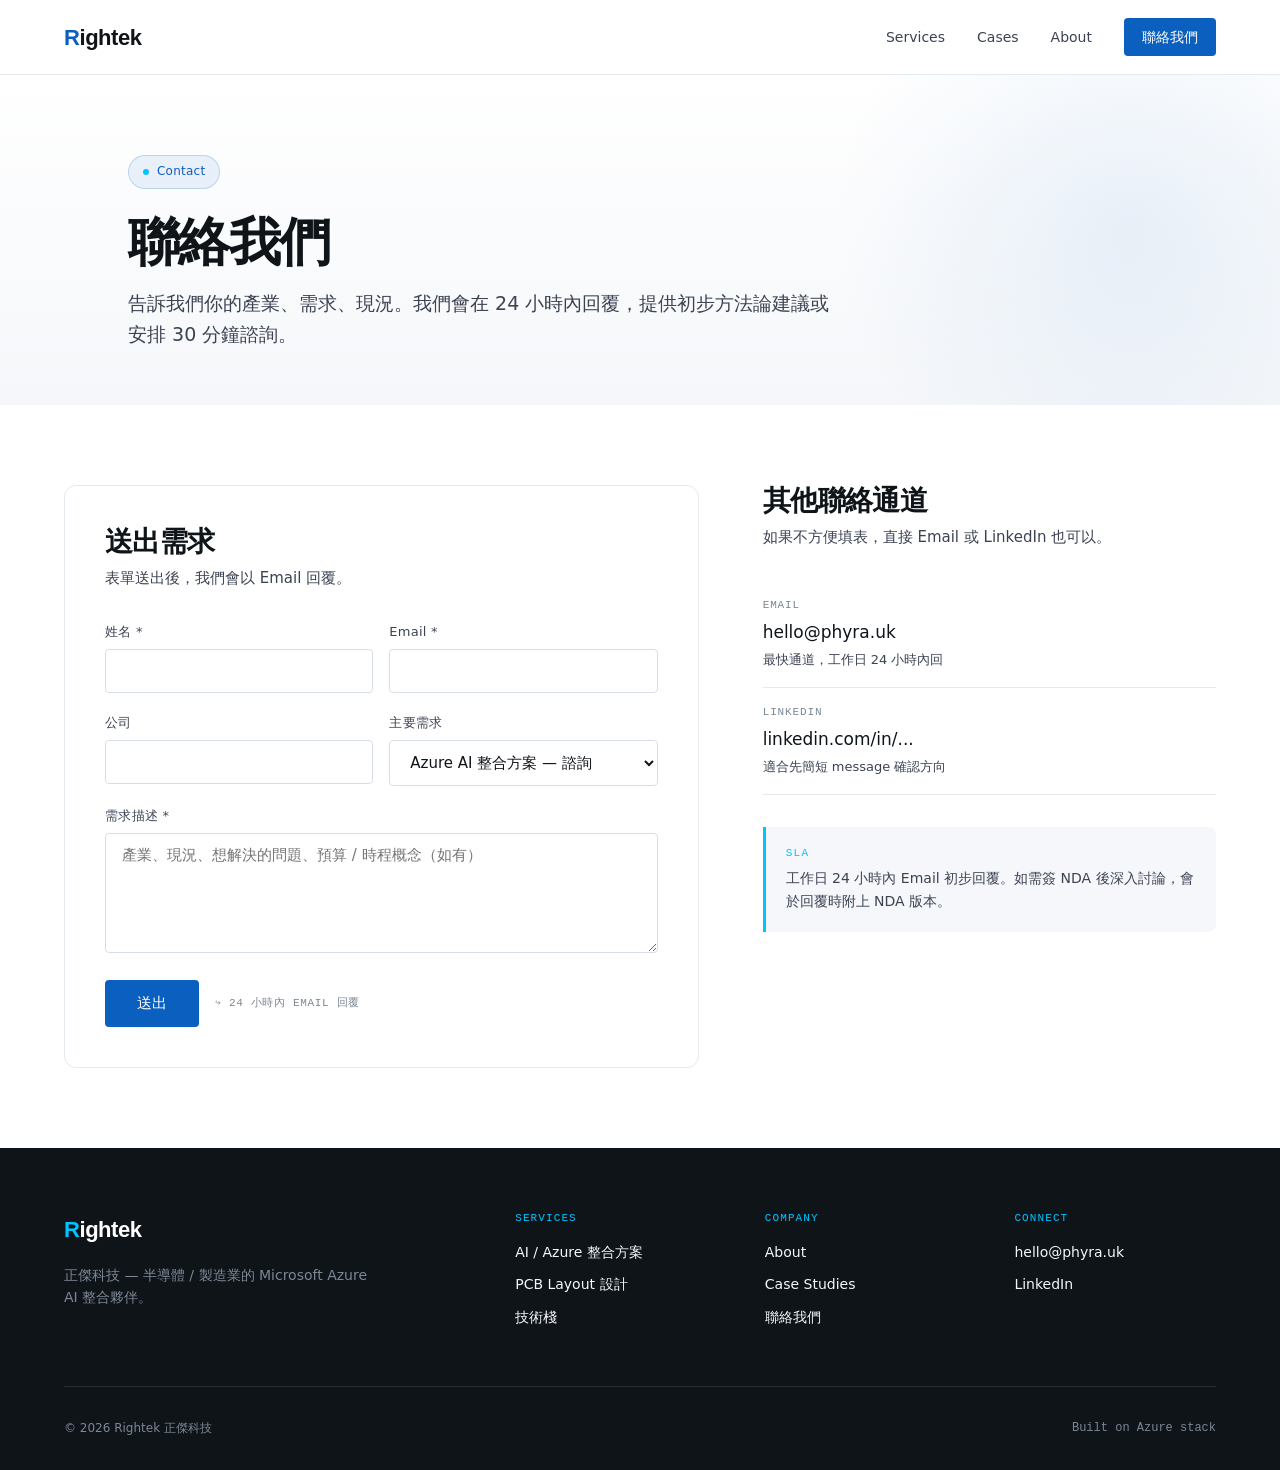
<file: contact.html>
<!DOCTYPE html>
<html lang="zh-TW">
<head>
<meta charset="UTF-8">
<meta name="viewport" content="width=device-width,initial-scale=1">
<title>Contact — Rightek 正傑科技</title>
<link rel="stylesheet" href="styles.css">
<style>
  .contact-grid {
    display: grid;
    grid-template-columns: 1.4fr 1fr;
    gap: 64px;
    max-width: var(--container-max);
  }
  .contact-form {
    background: white;
    border: 1px solid var(--border-soft);
    border-radius: 12px;
    padding: 40px;
  }
  .contact-form h2 { font-size: 28px; margin-bottom: 8px; }
  .contact-form .lead { color: var(--text-secondary); margin-bottom: 32px; font-size: 15px; }
  .form-row { display: grid; grid-template-columns: 1fr 1fr; gap: 16px; }
  .contact-form .submit-row {
    display: flex;
    align-items: center;
    gap: 16px;
    margin-top: 8px;
  }
  .contact-form .sla {
    font-family: 'JetBrains Mono', monospace;
    font-size: 11px;
    color: var(--text-muted);
    letter-spacing: 0.06em;
  }
  .contact-aside h2 { font-size: 28px; margin-bottom: 8px; }
  .contact-aside .lead { color: var(--text-secondary); margin-bottom: 32px; font-size: 15px; }
  .channel-list { margin-bottom: 32px; }
  .channel {
    display: block;
    padding: 16px 0;
    border-bottom: 1px solid var(--border-soft);
    color: var(--text-primary);
    transition: padding 200ms ease-out;
  }
  .channel:hover {
    padding-left: 8px;
    color: var(--primary-azure);
  }
  .channel-label {
    font-family: 'JetBrains Mono', monospace;
    font-size: 11px;
    color: var(--text-muted);
    letter-spacing: 0.08em;
    margin-bottom: 4px;
  }
  .channel-value {
    font-size: 17px;
    font-weight: 500;
  }
  .channel-meta {
    font-size: 13px;
    color: var(--text-secondary);
    margin-top: 4px;
  }
  .sla-band {
    background: var(--surface-soft);
    border-left: 3px solid var(--accent-cyan);
    padding: 20px;
    border-radius: 0 8px 8px 0;
  }
  .sla-band h4 {
    font-family: 'JetBrains Mono', monospace;
    font-size: 11px;
    color: var(--accent-cyan);
    letter-spacing: 0.12em;
    margin-bottom: 8px;
    text-transform: uppercase;
    font-weight: 500;
  }
  .sla-band p { font-size: 14px; color: var(--text-secondary); line-height: 1.6; }
  .success-msg {
    display: none;
    padding: 12px 16px;
    background: rgba(16,185,129,0.1);
    border: 1px solid rgba(16,185,129,0.3);
    border-radius: 4px;
    color: #047857;
    font-size: 14px;
    margin-bottom: 16px;
  }
  .success-msg.show { display: block; }
  @media (max-width: 768px) {
    .contact-grid { grid-template-columns: 1fr; gap: 32px; }
    .form-row { grid-template-columns: 1fr; }
    .contact-form { padding: 24px; }
  }
</style>
</head>
<body>

<nav class="nav">
  <a href="index.html" class="wordmark"><span class="r">R</span>ightek</a>
  <div class="nav-links">
    <a href="services.html">Services</a>
    <a href="cases.html">Cases</a>
    <a href="about.html">About</a>
    <a href="contact.html" class="active nav-cta">聯絡我們</a>
  </div>
</nav>

<section class="page-hero">
  <div class="container">
    <span class="tag">Contact</span>
    <h1 style="margin-top:24px">聯絡我們</h1>
    <p class="lead">告訴我們你的產業、需求、現況。我們會在 24 小時內回覆，提供初步方法論建議或安排 30 分鐘諮詢。</p>
  </div>
</section>

<section class="section">
  <div class="contact-grid">

    <div class="contact-form">
      <h2>送出需求</h2>
      <p class="lead">表單送出後，我們會以 Email 回覆。</p>
      <div class="success-msg" id="success">✓ 感謝你的訊息。我們會在 24 小時內透過 Email 與你聯繫。</div>
      <form id="contact-form" action="mailto:hello@phyra.uk" method="post" enctype="text/plain">
        <div class="form-row">
          <div class="form-group">
            <label for="name">姓名 *</label>
            <input id="name" name="name" type="text" required>
          </div>
          <div class="form-group">
            <label for="email">Email *</label>
            <input id="email" name="email" type="email" required>
          </div>
        </div>
        <div class="form-row">
          <div class="form-group">
            <label for="company">公司</label>
            <input id="company" name="company" type="text">
          </div>
          <div class="form-group">
            <label for="topic">主要需求</label>
            <select id="topic" name="topic">
              <option>Azure AI 整合方案 — 諮詢</option>
              <option>Azure AI 整合方案 — PoC</option>
              <option>Azure AI 整合方案 — 完整建置</option>
              <option>PCB Layout 設計（次線）</option>
              <option>其他 / 還不確定</option>
            </select>
          </div>
        </div>
        <div class="form-group">
          <label for="message">需求描述 *</label>
          <textarea id="message" name="message" placeholder="產業、現況、想解決的問題、預算 / 時程概念（如有）" required></textarea>
        </div>
        <div class="submit-row">
          <button type="submit" class="btn btn-primary">送出</button>
          <span class="sla">↪ 24 小時內 EMAIL 回覆</span>
        </div>
      </form>
    </div>

    <div class="contact-aside">
      <h2>其他聯絡通道</h2>
      <p class="lead">如果不方便填表，直接 Email 或 LinkedIn 也可以。</p>

      <div class="channel-list">
        <a class="channel" href="mailto:hello@phyra.uk">
          <div class="channel-label">EMAIL</div>
          <div class="channel-value">hello@phyra.uk</div>
          <div class="channel-meta">最快通道，工作日 24 小時內回</div>
        </a>
        <a class="channel" href="#" onclick="return false">
          <div class="channel-label">LINKEDIN</div>
          <div class="channel-value">linkedin.com/in/...</div>
          <div class="channel-meta">適合先簡短 message 確認方向</div>
        </a>
      </div>

      <div class="sla-band">
        <h4>SLA</h4>
        <p>工作日 24 小時內 Email 初步回覆。如需簽 NDA 後深入討論，會於回覆時附上 NDA 版本。</p>
      </div>
    </div>

  </div>
</section>

<footer class="footer">
  <div class="footer-grid">
    <div class="footer-brand">
      <div class="wordmark"><span class="r" style="color:var(--accent-cyan)">R</span>ightek</div>
      <p>正傑科技 — 半導體 / 製造業的 Microsoft Azure AI 整合夥伴。</p>
    </div>
    <div>
      <h4>Services</h4>
      <ul>
        <li><a href="services.html">AI / Azure 整合方案</a></li>
        <li><a href="services.html#pcb">PCB Layout 設計</a></li>
        <li><a href="services.html#stack">技術棧</a></li>
      </ul>
    </div>
    <div>
      <h4>Company</h4>
      <ul>
        <li><a href="about.html">About</a></li>
        <li><a href="cases.html">Case Studies</a></li>
        <li><a href="contact.html">聯絡我們</a></li>
      </ul>
    </div>
    <div>
      <h4>Connect</h4>
      <ul>
        <li><a href="mailto:hello@phyra.uk">hello@phyra.uk</a></li>
        <li><a href="#" onclick="return false">LinkedIn</a></li>
      </ul>
    </div>
  </div>
  <div class="footer-bottom">
    <span>© 2026 Rightek 正傑科技</span>
    <span class="mono">Built on Azure stack</span>
  </div>
</footer>

</body>
</html>
</file>
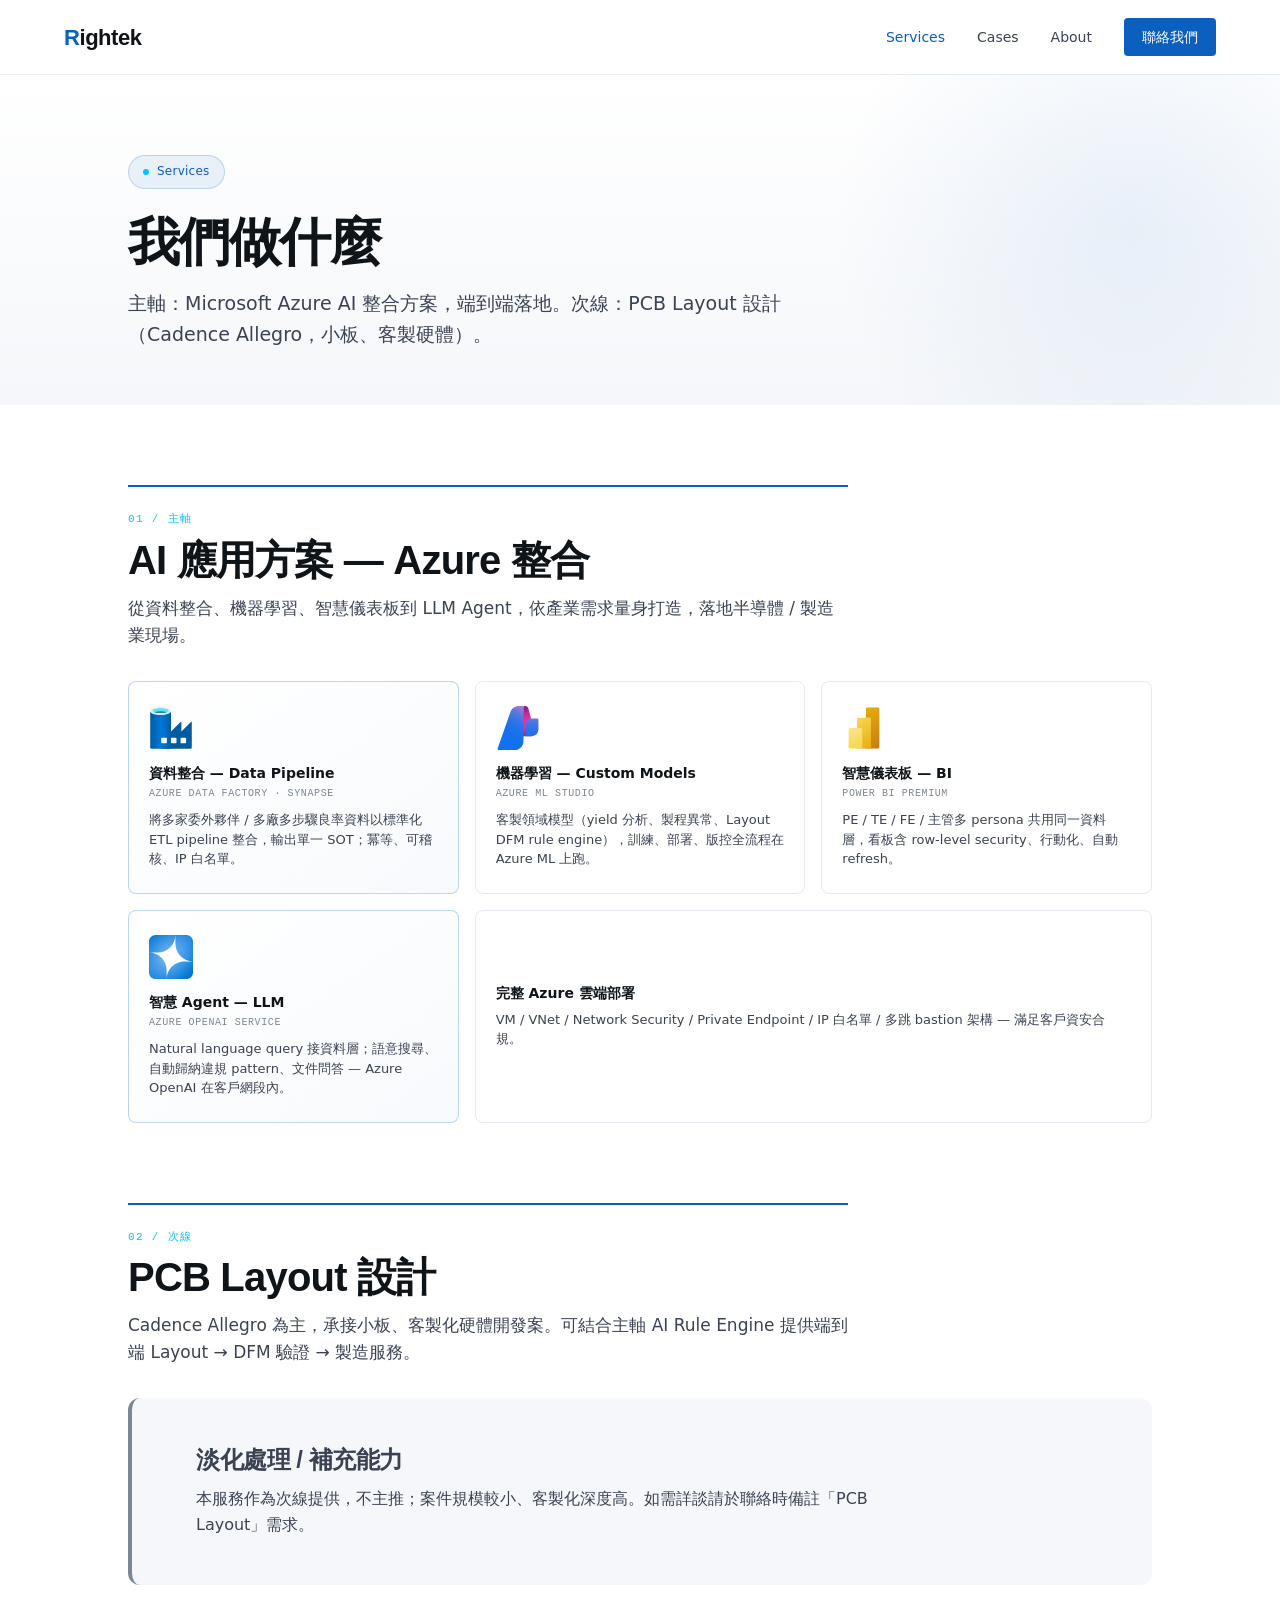
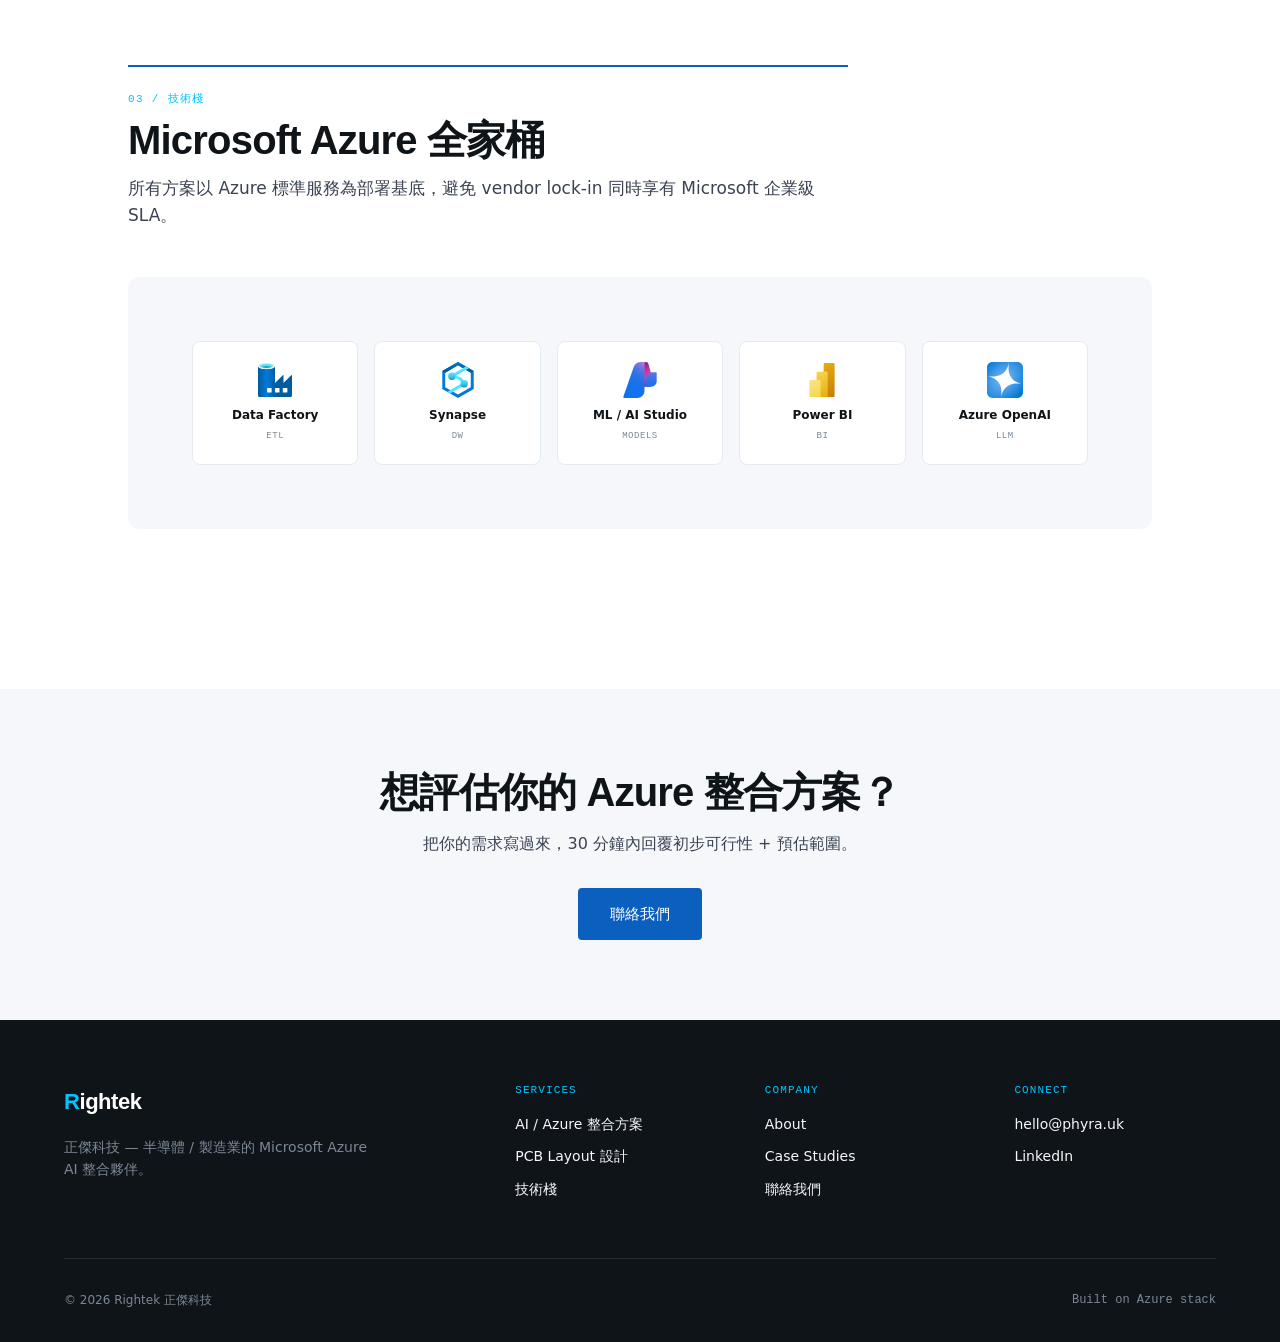
<file: services.html>
<!DOCTYPE html>
<html lang="zh-TW">
<head>
<meta charset="UTF-8">
<meta name="viewport" content="width=device-width,initial-scale=1">
<title>Services — Rightek 正傑科技</title>
<link rel="stylesheet" href="styles.css">
<style>
  .pillar-section {
    margin-bottom: 80px;
  }
  .pillar-header {
    border-top: 2px solid var(--primary-azure);
    padding-top: 24px;
    margin-bottom: 32px;
    max-width: 720px;
  }
  .pillar-header .pillar-num {
    font-family: 'JetBrains Mono', monospace;
    font-size: 11px;
    color: var(--accent-cyan);
    letter-spacing: 0.12em;
    margin-bottom: 8px;
  }
  .pillar-header h2 { margin-bottom: 12px; }
  .pillar-header p { color: var(--text-secondary); font-size: 17px; }
  .sub-grid {
    display: grid;
    grid-template-columns: repeat(2, 1fr);
    gap: 16px;
  }
  .sub-grid.cols-3 { grid-template-columns: repeat(3, 1fr); }
  .stack-band {
    background: var(--surface-soft);
    padding: 64px;
    border-radius: 12px;
    margin-top: 48px;
  }
  .stack-grid {
    display: grid;
    grid-template-columns: repeat(5, 1fr);
    gap: 16px;
  }
  .stack-item {
    background: white;
    border: 1px solid var(--border-soft);
    border-radius: 8px;
    padding: 20px;
    text-align: center;
  }
  .stack-item img { width: 36px; height: 36px; margin: 0 auto 8px; }
  .stack-item .name { font-size: 12px; font-weight: 600; }
  .stack-item .meta { font-family: 'JetBrains Mono', monospace; font-size: 9px; color: var(--text-muted); margin-top: 4px; letter-spacing: 0.06em; }
  .pcb-section {
    background: var(--surface-soft);
    padding: 48px 64px;
    border-radius: 12px;
    border-left: 4px solid var(--text-muted);
  }
  .pcb-section h3 { margin-bottom: 12px; color: var(--text-secondary); }
  .pcb-section p { color: var(--text-secondary); max-width: 720px; }
  @media (max-width: 768px) {
    .sub-grid, .sub-grid.cols-3, .stack-grid { grid-template-columns: 1fr 1fr !important; }
  }
</style>
</head>
<body>

<nav class="nav">
  <a href="index.html" class="wordmark"><span class="r">R</span>ightek</a>
  <div class="nav-links">
    <a href="services.html" class="active">Services</a>
    <a href="cases.html">Cases</a>
    <a href="about.html">About</a>
    <a href="contact.html" class="nav-cta">聯絡我們</a>
  </div>
</nav>

<section class="page-hero">
  <div class="container">
    <span class="tag">Services</span>
    <h1 style="margin-top:24px">我們做什麼</h1>
    <p class="lead">主軸：Microsoft Azure AI 整合方案，端到端落地。次線：PCB Layout 設計（Cadence Allegro，小板、客製硬體）。</p>
  </div>
</section>

<section class="section">
  <div class="container">

    <div class="pillar-section">
      <div class="pillar-header">
        <div class="pillar-num">01 / 主軸</div>
        <h2>AI 應用方案 — Azure 整合</h2>
        <p>從資料整合、機器學習、智慧儀表板到 LLM Agent，依產業需求量身打造，落地半導體 / 製造業現場。</p>
      </div>

      <div class="sub-grid cols-3">
        <div class="svc-card featured">
          <img class="svc-icon" src="assets/icons/10126-icon-service-Data-Factories.svg" alt="Data Factory">
          <div class="svc-name">資料整合 — Data Pipeline</div>
          <div class="svc-meta">AZURE DATA FACTORY · SYNAPSE</div>
          <p class="svc-desc">將多家委外夥伴 / 多廠多步驟良率資料以標準化 ETL pipeline 整合，輸出單一 SOT；冪等、可稽核、IP 白名單。</p>
        </div>
        <div class="svc-card">
          <img class="svc-icon" src="assets/icons/03513-icon-service-AI-Studio.svg" alt="ML Studio">
          <div class="svc-name">機器學習 — Custom Models</div>
          <div class="svc-meta">AZURE ML STUDIO</div>
          <p class="svc-desc">客製領域模型（yield 分析、製程異常、Layout DFM rule engine），訓練、部署、版控全流程在 Azure ML 上跑。</p>
        </div>
        <div class="svc-card">
          <img class="svc-icon" src="assets/icons/03332-icon-service-Power-BI-Embedded.svg" alt="Power BI">
          <div class="svc-name">智慧儀表板 — BI</div>
          <div class="svc-meta">POWER BI PREMIUM</div>
          <p class="svc-desc">PE / TE / FE / 主管多 persona 共用同一資料層，看板含 row-level security、行動化、自動 refresh。</p>
        </div>
        <div class="svc-card featured" style="grid-column: span 1;">
          <img class="svc-icon" src="assets/icons/03438-icon-service-Azure-OpenAI.svg" alt="OpenAI">
          <div class="svc-name">智慧 Agent — LLM</div>
          <div class="svc-meta">AZURE OPENAI SERVICE</div>
          <p class="svc-desc">Natural language query 接資料層；語意搜尋、自動歸納違規 pattern、文件問答 — Azure OpenAI 在客戶網段內。</p>
        </div>
        <div class="svc-card" style="grid-column: span 2; display:flex; align-items:center;">
          <div>
            <div class="svc-name" style="margin-bottom:8px;">完整 Azure 雲端部署</div>
            <p class="svc-desc">VM / VNet / Network Security / Private Endpoint / IP 白名單 / 多跳 bastion 架構 — 滿足客戶資安合規。</p>
          </div>
        </div>
      </div>
    </div>

    <div class="pillar-section" id="pcb">
      <div class="pillar-header">
        <div class="pillar-num">02 / 次線</div>
        <h2>PCB Layout 設計</h2>
        <p>Cadence Allegro 為主，承接小板、客製化硬體開發案。可結合主軸 AI Rule Engine 提供端到端 Layout → DFM 驗證 → 製造服務。</p>
      </div>
      <div class="pcb-section">
        <h3>淡化處理 / 補充能力</h3>
        <p>本服務作為次線提供，不主推；案件規模較小、客製化深度高。如需詳談請於聯絡時備註「PCB Layout」需求。</p>
      </div>
    </div>

    <div class="pillar-section" id="stack">
      <div class="pillar-header">
        <div class="pillar-num">03 / 技術棧</div>
        <h2>Microsoft Azure 全家桶</h2>
        <p>所有方案以 Azure 標準服務為部署基底，避免 vendor lock-in 同時享有 Microsoft 企業級 SLA。</p>
      </div>
      <div class="stack-band">
        <div class="stack-grid">
          <div class="stack-item">
            <img src="assets/icons/10126-icon-service-Data-Factories.svg" alt="Data Factory">
            <div class="name">Data Factory</div>
            <div class="meta">ETL</div>
          </div>
          <div class="stack-item">
            <img src="assets/icons/00606-icon-service-Azure-Synapse-Analytics.svg" alt="Synapse">
            <div class="name">Synapse</div>
            <div class="meta">DW</div>
          </div>
          <div class="stack-item">
            <img src="assets/icons/03513-icon-service-AI-Studio.svg" alt="AI Studio">
            <div class="name">ML / AI Studio</div>
            <div class="meta">MODELS</div>
          </div>
          <div class="stack-item">
            <img src="assets/icons/03332-icon-service-Power-BI-Embedded.svg" alt="Power BI">
            <div class="name">Power BI</div>
            <div class="meta">BI</div>
          </div>
          <div class="stack-item">
            <img src="assets/icons/03438-icon-service-Azure-OpenAI.svg" alt="OpenAI">
            <div class="name">Azure OpenAI</div>
            <div class="meta">LLM</div>
          </div>
        </div>
      </div>
    </div>

  </div>
</section>

<section class="section section-soft" style="text-align:center;">
  <div class="container">
    <h2 style="margin-bottom:16px">想評估你的 Azure 整合方案？</h2>
    <p style="color:var(--text-secondary); max-width:540px; margin:0 auto 32px;">把你的需求寫過來，30 分鐘內回覆初步可行性 + 預估範圍。</p>
    <a href="contact.html" class="btn btn-primary">聯絡我們</a>
  </div>
</section>

<footer class="footer">
  <div class="footer-grid">
    <div class="footer-brand">
      <div class="wordmark"><span class="r" style="color:var(--accent-cyan)">R</span>ightek</div>
      <p>正傑科技 — 半導體 / 製造業的 Microsoft Azure AI 整合夥伴。</p>
    </div>
    <div>
      <h4>Services</h4>
      <ul>
        <li><a href="services.html">AI / Azure 整合方案</a></li>
        <li><a href="services.html#pcb">PCB Layout 設計</a></li>
        <li><a href="services.html#stack">技術棧</a></li>
      </ul>
    </div>
    <div>
      <h4>Company</h4>
      <ul>
        <li><a href="about.html">About</a></li>
        <li><a href="cases.html">Case Studies</a></li>
        <li><a href="contact.html">聯絡我們</a></li>
      </ul>
    </div>
    <div>
      <h4>Connect</h4>
      <ul>
        <li><a href="mailto:hello@phyra.uk">hello@phyra.uk</a></li>
        <li><a href="#" onclick="return false">LinkedIn</a></li>
      </ul>
    </div>
  </div>
  <div class="footer-bottom">
    <span>© 2026 Rightek 正傑科技</span>
    <span class="mono">Built on Azure stack</span>
  </div>
</footer>

</body>
</html>
</file>
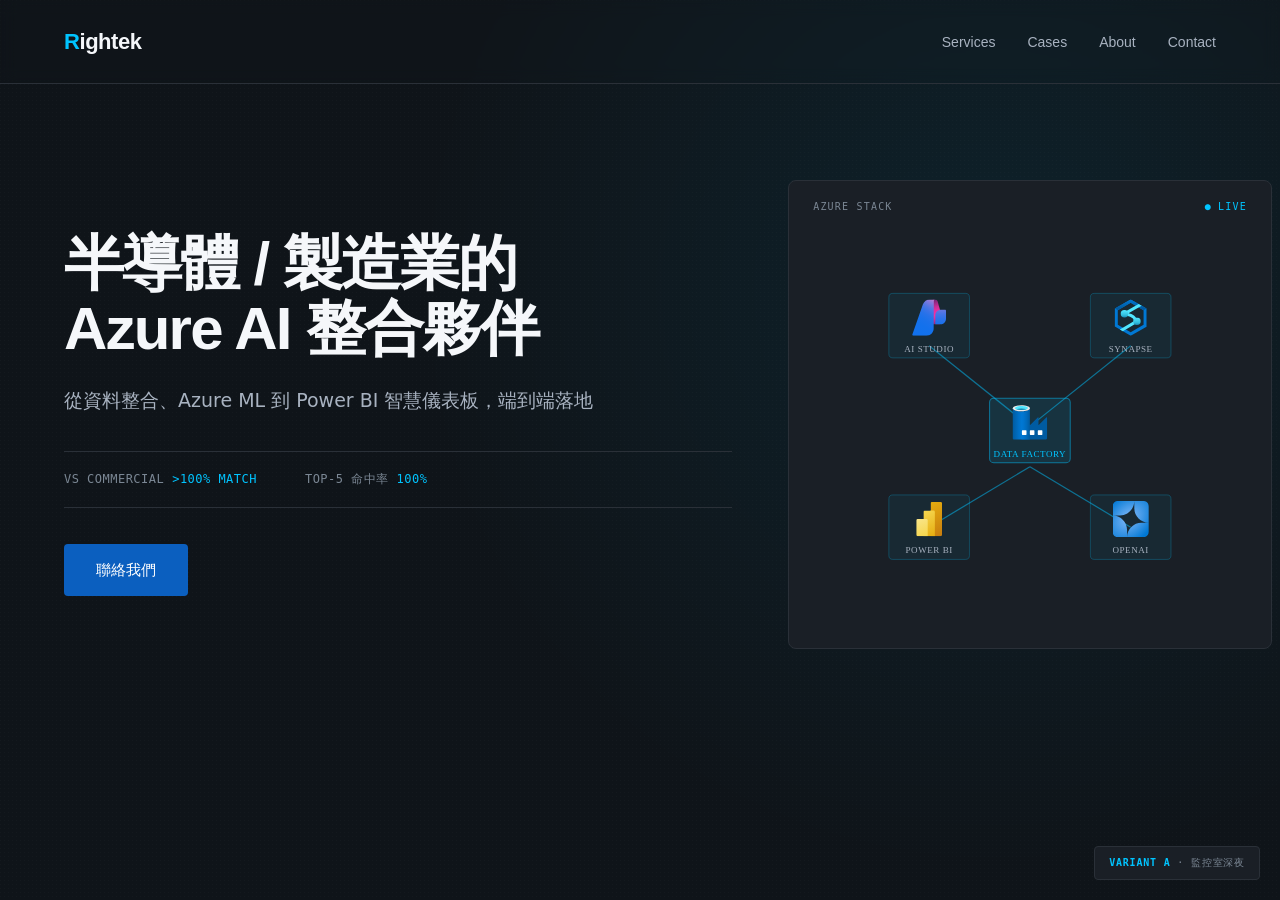
<file: variant-A.html>
<!DOCTYPE html>
<html lang="zh-TW">
<head>
<meta charset="UTF-8">
<meta name="viewport" content="width=device-width,initial-scale=1">
<title>Rightek — Variant A 監控室深夜</title>
<link href="https://api.fontshare.com/v2/css?f[]=cabinet-grotesk@500,700&display=swap" rel="stylesheet">
<link href="https://fonts.bunny.net/css?family=dm-sans:400,500,700|jetbrains-mono:400,500" rel="stylesheet">
<style>
  :root {
    --primary-azure: #0B5FBF;
    --primary-azure-deep: #083F80;
    --accent-cyan: #00C4FF;
    --surface-dark: #0F1419;
    --surface-elevated: #1A1F26;
    --text-primary: #F5F7FA;
    --text-secondary: #A8B2C0;
    --text-muted: #7B8794;
    --border-subtle: #2A3038;
  }
  * { box-sizing: border-box; margin: 0; padding: 0; }
  html, body { height: 100%; }
  body {
    background: var(--surface-dark);
    color: var(--text-primary);
    font-family: 'DM Sans', system-ui, sans-serif;
    font-size: 16px;
    line-height: 1.6;
    background-image:
      radial-gradient(circle at 78% 32%, rgba(0,196,255,0.08) 0%, transparent 50%),
      url("data:image/svg+xml,%3Csvg xmlns='http://www.w3.org/2000/svg' width='4' height='4'%3E%3Crect width='1' height='1' fill='%23ffffff' fill-opacity='0.02'/%3E%3C/svg%3E");
    background-size: cover, 4px 4px;
  }
  nav {
    display: flex;
    justify-content: space-between;
    align-items: center;
    padding: 24px 64px;
    border-bottom: 1px solid var(--border-subtle);
    backdrop-filter: blur(8px);
  }
  .wordmark {
    font-family: 'Cabinet Grotesk', sans-serif;
    font-weight: 700;
    font-size: 22px;
    letter-spacing: -0.02em;
  }
  .wordmark span.r { color: var(--accent-cyan); }
  nav ul { display: flex; gap: 32px; list-style: none; }
  nav a {
    font-family: 'DM Sans', sans-serif;
    font-size: 14px;
    color: var(--text-secondary);
    text-decoration: none;
    font-weight: 500;
    transition: color 150ms ease-out;
  }
  nav a:hover { color: var(--accent-cyan); }
  .hero {
    display: grid;
    grid-template-columns: 58% 42%;
    gap: 56px;
    padding: 96px 64px;
    align-items: center;
    max-width: 1280px;
    margin: 0 auto;
  }
  .hero-copy h1 {
    font-family: 'Cabinet Grotesk', sans-serif;
    font-weight: 700;
    font-size: 60px;
    line-height: 1.08;
    letter-spacing: -0.03em;
    margin-bottom: 24px;
  }
  .hero-copy .sub {
    font-size: 19px;
    color: var(--text-secondary);
    margin-bottom: 36px;
    max-width: 540px;
    line-height: 1.55;
  }
  .metric {
    font-family: 'JetBrains Mono', monospace;
    font-size: 12px;
    margin-bottom: 36px;
    padding: 18px 0;
    border-top: 1px solid var(--border-subtle);
    border-bottom: 1px solid var(--border-subtle);
    display: flex;
    gap: 48px;
    letter-spacing: 0.04em;
  }
  .metric .label { color: var(--text-muted); text-transform: uppercase; margin-right: 8px; }
  .metric .value { color: var(--accent-cyan); font-weight: 500; }
  .cta {
    display: inline-block;
    background: var(--primary-azure);
    color: white;
    padding: 14px 32px;
    border-radius: 4px;
    font-weight: 500;
    font-size: 15px;
    text-decoration: none;
    transition: background 150ms ease-out;
  }
  .cta:hover { background: var(--primary-azure-deep); }
  .diagram {
    background: var(--surface-elevated);
    border: 1px solid var(--border-subtle);
    border-radius: 8px;
    padding: 32px;
    position: relative;
    aspect-ratio: 1.05;
  }
  .diagram-label {
    position: absolute;
    top: 18px;
    left: 24px;
    font-family: 'JetBrains Mono', monospace;
    font-size: 10px;
    color: var(--text-muted);
    letter-spacing: 0.12em;
    text-transform: uppercase;
  }
  .diagram-status {
    position: absolute;
    top: 18px;
    right: 24px;
    font-family: 'JetBrains Mono', monospace;
    font-size: 10px;
    color: var(--accent-cyan);
    letter-spacing: 0.12em;
    text-transform: uppercase;
  }
  .diagram-status::before {
    content: '●';
    margin-right: 6px;
    animation: pulse 2s ease-in-out infinite;
  }
  @keyframes pulse { 0%, 100% { opacity: 1; } 50% { opacity: 0.4; } }
  .diagram svg {
    width: 100%;
    height: calc(100% - 32px);
    margin-top: 32px;
  }
  .concept-tag {
    position: fixed;
    bottom: 20px;
    right: 20px;
    background: var(--surface-elevated);
    border: 1px solid var(--border-subtle);
    padding: 8px 14px;
    border-radius: 4px;
    font-family: 'JetBrains Mono', monospace;
    font-size: 10px;
    color: var(--text-muted);
    letter-spacing: 0.08em;
    text-transform: uppercase;
  }
  .concept-tag b { color: var(--accent-cyan); }
</style>
</head>
<body>
  <nav>
    <div class="wordmark"><span class="r">R</span>ightek</div>
    <ul>
      <li><a href="#">Services</a></li>
      <li><a href="#">Cases</a></li>
      <li><a href="#">About</a></li>
      <li><a href="#">Contact</a></li>
    </ul>
  </nav>
  <section class="hero">
    <div class="hero-copy">
      <h1>半導體 / 製造業的<br>Azure AI 整合夥伴</h1>
      <p class="sub">從資料整合、Azure ML 到 Power BI 智慧儀表板，端到端落地</p>
      <div class="metric">
        <div><span class="label">vs Commercial</span><span class="value">&gt;100% MATCH</span></div>
        <div><span class="label">Top-5 命中率</span><span class="value">100%</span></div>
      </div>
      <a href="#" class="cta">聯絡我們</a>
    </div>
    <div class="diagram">
      <div class="diagram-label">Azure Stack</div>
      <div class="diagram-status">Live</div>
      <svg viewBox="0 0 400 360" fill="none" style="overflow:visible">
        <line x1="100" y1="100" x2="200" y2="180" stroke="#00C4FF" stroke-width="1.2" opacity="0.5"/>
        <line x1="300" y1="100" x2="200" y2="180" stroke="#00C4FF" stroke-width="1.2" opacity="0.5"/>
        <line x1="200" y1="220" x2="100" y2="280" stroke="#00C4FF" stroke-width="1.2" opacity="0.5"/>
        <line x1="200" y1="220" x2="300" y2="280" stroke="#00C4FF" stroke-width="1.2" opacity="0.5"/>
        <g transform="translate(60 48)">
          <rect x="0" y="0" width="80" height="64" fill="rgba(0,196,255,0.06)" stroke="rgba(0,196,255,0.3)" stroke-width="0.8" rx="4"/>
          <image href="assets/icons/03513-icon-service-AI-Studio.svg" x="22" y="6" width="36" height="36"/>
          <text x="40" y="58" text-anchor="middle" font-family="JetBrains Mono" font-size="9" fill="#A8B2C0" letter-spacing="0.06em">AI STUDIO</text>
        </g>
        <g transform="translate(260 48)">
          <rect x="0" y="0" width="80" height="64" fill="rgba(0,196,255,0.06)" stroke="rgba(0,196,255,0.3)" stroke-width="0.8" rx="4"/>
          <image href="assets/icons/00606-icon-service-Azure-Synapse-Analytics.svg" x="22" y="6" width="36" height="36"/>
          <text x="40" y="58" text-anchor="middle" font-family="JetBrains Mono" font-size="9" fill="#A8B2C0" letter-spacing="0.06em">SYNAPSE</text>
        </g>
        <g transform="translate(160 152)">
          <rect x="0" y="0" width="80" height="64" fill="rgba(0,196,255,0.12)" stroke="rgba(0,196,255,0.5)" stroke-width="1" rx="4"/>
          <image href="assets/icons/10126-icon-service-Data-Factories.svg" x="22" y="6" width="36" height="36"/>
          <text x="40" y="58" text-anchor="middle" font-family="JetBrains Mono" font-size="9" fill="#00C4FF" letter-spacing="0.06em">DATA FACTORY</text>
        </g>
        <g transform="translate(60 248)">
          <rect x="0" y="0" width="80" height="64" fill="rgba(0,196,255,0.06)" stroke="rgba(0,196,255,0.3)" stroke-width="0.8" rx="4"/>
          <image href="assets/icons/03332-icon-service-Power-BI-Embedded.svg" x="22" y="6" width="36" height="36"/>
          <text x="40" y="58" text-anchor="middle" font-family="JetBrains Mono" font-size="9" fill="#A8B2C0" letter-spacing="0.06em">POWER BI</text>
        </g>
        <g transform="translate(260 248)">
          <rect x="0" y="0" width="80" height="64" fill="rgba(0,196,255,0.06)" stroke="rgba(0,196,255,0.3)" stroke-width="0.8" rx="4"/>
          <image href="assets/icons/03438-icon-service-Azure-OpenAI.svg" x="22" y="6" width="36" height="36"/>
          <text x="40" y="58" text-anchor="middle" font-family="JetBrains Mono" font-size="9" fill="#A8B2C0" letter-spacing="0.06em">OPENAI</text>
        </g>
      </svg>
    </div>
  </section>
  <div class="concept-tag"><b>Variant A</b> · 監控室深夜</div>
</body>
</html>
</file>
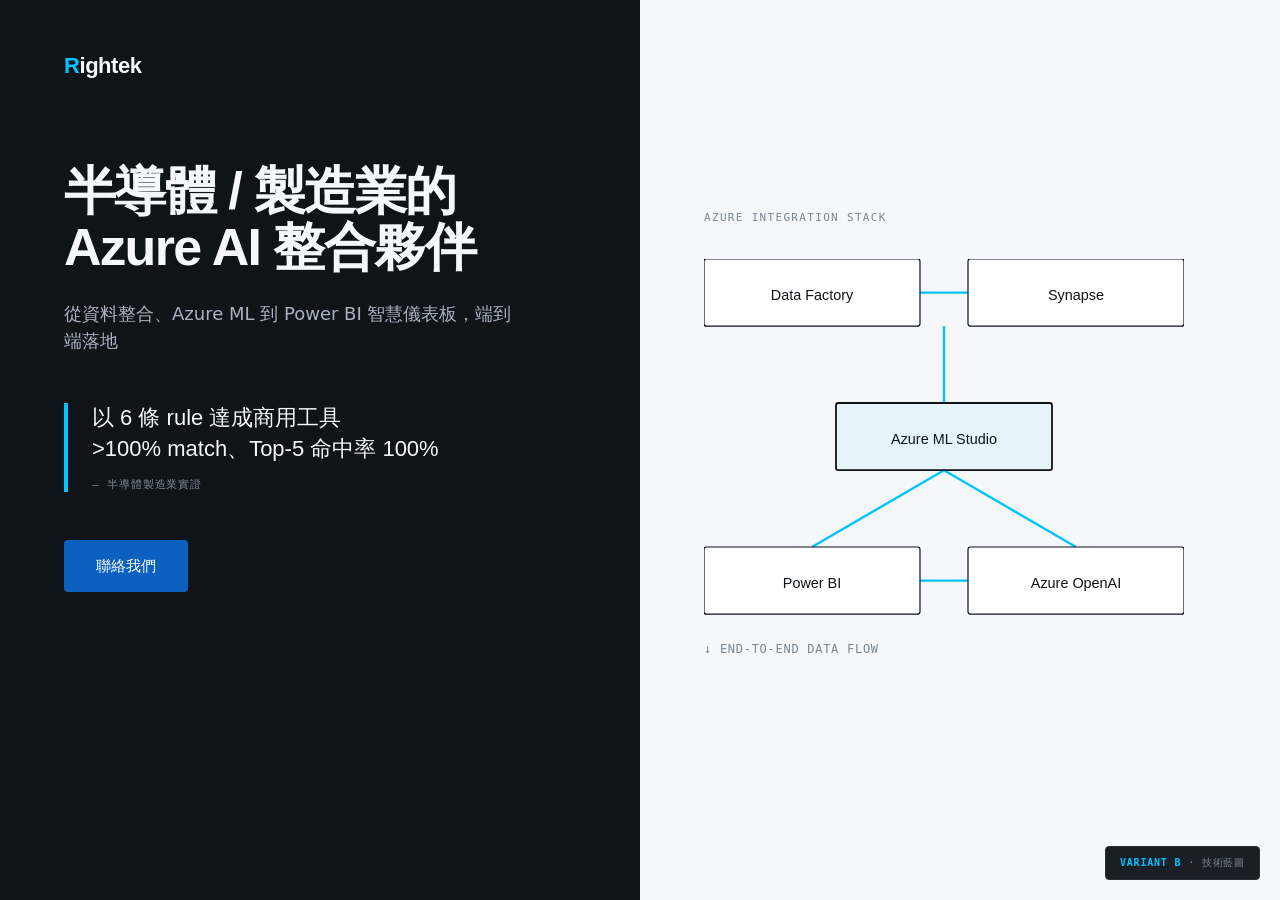
<file: variant-B.html>
<!DOCTYPE html>
<html lang="zh-TW">
<head>
<meta charset="UTF-8">
<meta name="viewport" content="width=device-width,initial-scale=1">
<title>Rightek — Variant B 技術藍圖</title>
<link href="https://api.fontshare.com/v2/css?f[]=cabinet-grotesk@500,700&display=swap" rel="stylesheet">
<link href="https://fonts.bunny.net/css?family=dm-sans:400,500,700|jetbrains-mono:400,500" rel="stylesheet">
<style>
  :root {
    --primary-azure: #0B5FBF;
    --primary-azure-deep: #083F80;
    --accent-cyan: #00C4FF;
    --surface-dark: #0F1419;
    --surface-elevated-dark: #1A1F26;
    --surface-light: #F5F7FA;
    --surface-light-alt: #FFFFFF;
    --text-primary-dark: #F5F7FA;
    --text-primary-light: #0F1419;
    --text-secondary-dark: #A8B2C0;
    --text-secondary-light: #3B4252;
    --text-muted: #7B8794;
    --border-dark: #2A3038;
    --border-light: #D8DEE9;
  }
  * { box-sizing: border-box; margin: 0; padding: 0; }
  body {
    font-family: 'DM Sans', system-ui, sans-serif;
    font-size: 16px;
    line-height: 1.6;
    min-height: 100vh;
    display: grid;
    grid-template-columns: 1fr 1fr;
  }
  .left {
    background: var(--surface-dark);
    color: var(--text-primary-dark);
    padding: 48px 64px;
    display: flex;
    flex-direction: column;
  }
  .right {
    background: var(--surface-light);
    color: var(--text-primary-light);
    padding: 48px 64px;
    display: flex;
    flex-direction: column;
    justify-content: center;
  }
  .wordmark {
    font-family: 'Cabinet Grotesk', sans-serif;
    font-weight: 700;
    font-size: 22px;
    letter-spacing: -0.02em;
    margin-bottom: 80px;
  }
  .wordmark span.r { color: var(--accent-cyan); }
  h1 {
    font-family: 'Cabinet Grotesk', sans-serif;
    font-weight: 700;
    font-size: 52px;
    line-height: 1.08;
    letter-spacing: -0.03em;
    margin-bottom: 24px;
  }
  .sub {
    font-size: 18px;
    color: var(--text-secondary-dark);
    margin-bottom: 48px;
    max-width: 460px;
    line-height: 1.55;
  }
  .pull-quote {
    font-family: 'Cabinet Grotesk', sans-serif;
    font-weight: 500;
    font-size: 22px;
    line-height: 1.4;
    color: var(--text-primary-dark);
    border-left: 4px solid var(--accent-cyan);
    padding-left: 24px;
    margin-bottom: 48px;
    max-width: 480px;
  }
  .pull-quote-meta {
    font-family: 'JetBrains Mono', monospace;
    font-size: 11px;
    color: var(--text-muted);
    letter-spacing: 0.08em;
    margin-top: 12px;
    text-transform: uppercase;
  }
  .cta {
    display: inline-block;
    background: var(--primary-azure);
    color: white;
    padding: 14px 32px;
    border-radius: 4px;
    font-weight: 500;
    font-size: 15px;
    text-decoration: none;
    transition: background 150ms ease-out;
    align-self: flex-start;
  }
  .cta:hover { background: var(--primary-azure-deep); }
  .diagram-title {
    font-family: 'JetBrains Mono', monospace;
    font-size: 11px;
    color: var(--text-muted);
    letter-spacing: 0.12em;
    text-transform: uppercase;
    margin-bottom: 32px;
  }
  .arch-svg { width: 100%; max-width: 480px; }
  .arch-svg .node { fill: white; stroke: #0F1419; stroke-width: 1; }
  .arch-svg .node-emphasis { fill: rgba(0,196,255,0.06); stroke: #0F1419; stroke-width: 1.5; }
  .arch-svg text {
    font-family: 'DM Sans', sans-serif;
    font-size: 12px;
    font-weight: 500;
    fill: #0F1419;
  }
  .arch-svg .label-mono {
    font-family: 'JetBrains Mono', monospace;
    font-size: 10px;
    fill: #7B8794;
    letter-spacing: 0.06em;
  }
  .arch-svg line { stroke: #00C4FF; stroke-width: 2; }
  .concept-tag {
    position: fixed;
    bottom: 20px;
    right: 20px;
    background: var(--surface-elevated-dark);
    border: 1px solid var(--border-dark);
    padding: 8px 14px;
    border-radius: 4px;
    font-family: 'JetBrains Mono', monospace;
    font-size: 10px;
    color: var(--text-muted);
    letter-spacing: 0.08em;
    text-transform: uppercase;
  }
  .concept-tag b { color: var(--accent-cyan); }
</style>
</head>
<body>
  <div class="left">
    <div class="wordmark"><span class="r">R</span>ightek</div>
    <h1>半導體 / 製造業的<br>Azure AI 整合夥伴</h1>
    <p class="sub">從資料整合、Azure ML 到 Power BI 智慧儀表板，端到端落地</p>
    <div class="pull-quote">
      以 6 條 rule 達成商用工具<br>&gt;100% match、Top-5 命中率 100%
      <div class="pull-quote-meta">— 半導體製造業實證</div>
    </div>
    <a href="#" class="cta">聯絡我們</a>
  </div>
  <div class="right">
    <div class="diagram-title">Azure Integration Stack</div>
    <svg class="arch-svg" viewBox="0 0 400 360">
      <line x1="180" y1="28" x2="220" y2="28"/>
      <line x1="200" y1="56" x2="200" y2="120"/>
      <line x1="200" y1="176" x2="90" y2="240"/>
      <line x1="200" y1="176" x2="310" y2="240"/>
      <line x1="180" y1="268" x2="220" y2="268"/>
      <rect class="node" x="0" y="0" width="180" height="56" rx="2"/>
      <text x="90" y="34" text-anchor="middle">Data Factory</text>
      <rect class="node" x="220" y="0" width="180" height="56" rx="2"/>
      <text x="310" y="34" text-anchor="middle">Synapse</text>
      <rect class="node-emphasis" x="110" y="120" width="180" height="56" rx="2"/>
      <text x="200" y="154" text-anchor="middle">Azure ML Studio</text>
      <rect class="node" x="0" y="240" width="180" height="56" rx="2"/>
      <text x="90" y="274" text-anchor="middle">Power BI</text>
      <rect class="node" x="220" y="240" width="180" height="56" rx="2"/>
      <text x="310" y="274" text-anchor="middle">Azure OpenAI</text>
      <text class="label-mono" x="0" y="328">↓ END-TO-END DATA FLOW</text>
    </svg>
  </div>
  <div class="concept-tag"><b>Variant B</b> · 技術藍圖</div>
</body>
</html>
</file>
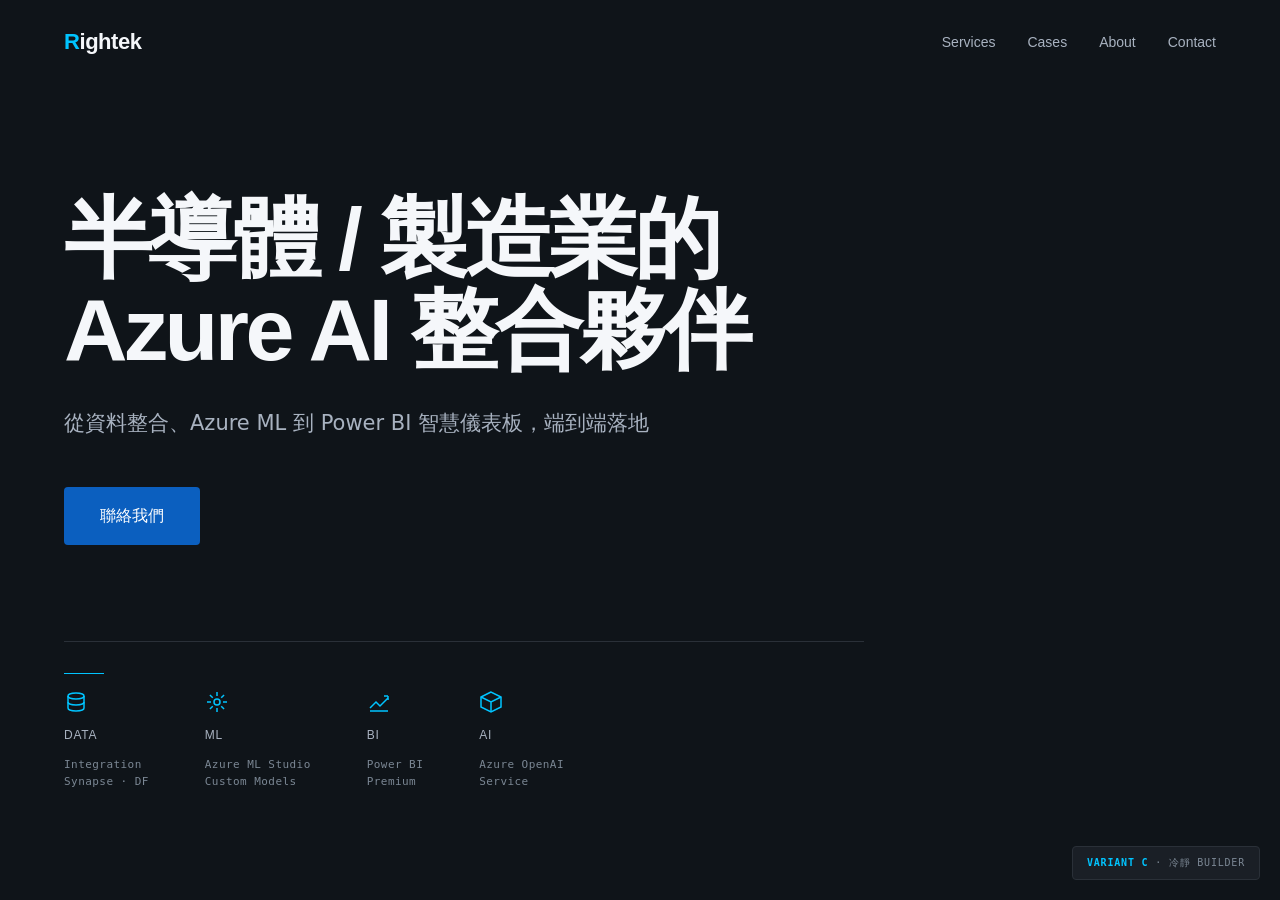
<file: variant-C.html>
<!DOCTYPE html>
<html lang="zh-TW">
<head>
<meta charset="UTF-8">
<meta name="viewport" content="width=device-width,initial-scale=1">
<title>Rightek — Variant C 冷靜 builder</title>
<link href="https://api.fontshare.com/v2/css?f[]=cabinet-grotesk@500,700&display=swap" rel="stylesheet">
<link href="https://fonts.bunny.net/css?family=dm-sans:400,500,700|jetbrains-mono:400,500" rel="stylesheet">
<style>
  :root {
    --primary-azure: #0B5FBF;
    --primary-azure-deep: #083F80;
    --accent-cyan: #00C4FF;
    --surface-dark: #0F1419;
    --surface-elevated: #1A1F26;
    --text-primary: #F5F7FA;
    --text-secondary: #A8B2C0;
    --text-muted: #7B8794;
    --border-subtle: #2A3038;
  }
  * { box-sizing: border-box; margin: 0; padding: 0; }
  html, body { height: 100%; }
  body {
    background: var(--surface-dark);
    color: var(--text-primary);
    font-family: 'DM Sans', system-ui, sans-serif;
    font-size: 16px;
    line-height: 1.6;
    min-height: 100vh;
    display: flex;
    flex-direction: column;
  }
  nav {
    display: flex;
    justify-content: space-between;
    align-items: center;
    padding: 24px 64px;
  }
  .wordmark {
    font-family: 'Cabinet Grotesk', sans-serif;
    font-weight: 700;
    font-size: 22px;
    letter-spacing: -0.02em;
  }
  .wordmark span.r { color: var(--accent-cyan); }
  nav ul { display: flex; gap: 32px; list-style: none; }
  nav a {
    font-family: 'DM Sans', sans-serif;
    font-size: 14px;
    color: var(--text-secondary);
    text-decoration: none;
    font-weight: 500;
    transition: color 150ms ease-out;
  }
  nav a:hover { color: var(--accent-cyan); }
  .hero {
    flex: 1;
    display: flex;
    flex-direction: column;
    justify-content: center;
    padding: 80px 64px;
    max-width: 1280px;
    margin: 0 auto;
    width: 100%;
  }
  h1 {
    font-family: 'Cabinet Grotesk', sans-serif;
    font-weight: 700;
    font-size: 88px;
    line-height: 1.04;
    letter-spacing: -0.04em;
    margin-bottom: 32px;
    max-width: 1100px;
  }
  .sub {
    font-size: 21px;
    color: var(--text-secondary);
    margin-bottom: 48px;
    max-width: 640px;
    line-height: 1.5;
  }
  .cta {
    display: inline-block;
    background: var(--primary-azure);
    color: white;
    padding: 16px 36px;
    border-radius: 4px;
    font-weight: 500;
    font-size: 16px;
    text-decoration: none;
    transition: background 150ms ease-out;
    align-self: flex-start;
    margin-bottom: 96px;
  }
  .cta:hover { background: var(--primary-azure-deep); }
  .services-line {
    display: flex;
    align-items: flex-start;
    gap: 56px;
    padding-top: 32px;
    border-top: 1px solid var(--border-subtle);
    max-width: 800px;
    position: relative;
  }
  .services-line::before {
    content: '';
    position: absolute;
    top: 32px;
    left: 0;
    width: 40px;
    height: 1px;
    background: var(--accent-cyan);
    transform: translateY(-1px);
  }
  .service-item {
    display: flex;
    flex-direction: column;
    gap: 12px;
    padding-top: 16px;
  }
  .service-icon {
    width: 24px;
    height: 24px;
  }
  .service-icon svg { stroke: var(--accent-cyan); fill: none; stroke-width: 1.5; width: 100%; height: 100%; }
  .service-label {
    font-family: 'DM Sans', sans-serif;
    font-size: 12px;
    color: var(--text-secondary);
    letter-spacing: 0.06em;
    text-transform: uppercase;
    font-weight: 500;
  }
  .service-desc {
    font-family: 'JetBrains Mono', monospace;
    font-size: 11px;
    color: var(--text-muted);
    letter-spacing: 0.04em;
    line-height: 1.5;
  }
  .concept-tag {
    position: fixed;
    bottom: 20px;
    right: 20px;
    background: var(--surface-elevated);
    border: 1px solid var(--border-subtle);
    padding: 8px 14px;
    border-radius: 4px;
    font-family: 'JetBrains Mono', monospace;
    font-size: 10px;
    color: var(--text-muted);
    letter-spacing: 0.08em;
    text-transform: uppercase;
  }
  .concept-tag b { color: var(--accent-cyan); }
</style>
</head>
<body>
  <nav>
    <div class="wordmark"><span class="r">R</span>ightek</div>
    <ul>
      <li><a href="#">Services</a></li>
      <li><a href="#">Cases</a></li>
      <li><a href="#">About</a></li>
      <li><a href="#">Contact</a></li>
    </ul>
  </nav>
  <section class="hero">
    <h1>半導體 / 製造業的<br>Azure AI 整合夥伴</h1>
    <p class="sub">從資料整合、Azure ML 到 Power BI 智慧儀表板，端到端落地</p>
    <a href="#" class="cta">聯絡我們</a>
    <div class="services-line">
      <div class="service-item">
        <div class="service-icon"><svg viewBox="0 0 24 24"><ellipse cx="12" cy="6" rx="8" ry="3"/><path d="M4 6v6c0 1.66 3.58 3 8 3s8-1.34 8-3V6"/><path d="M4 12v6c0 1.66 3.58 3 8 3s8-1.34 8-3v-6"/></svg></div>
        <div class="service-label">Data</div>
        <div class="service-desc">Integration<br>Synapse · DF</div>
      </div>
      <div class="service-item">
        <div class="service-icon"><svg viewBox="0 0 24 24"><circle cx="12" cy="12" r="3"/><path d="M12 2v4M12 18v4M2 12h4M18 12h4M4.93 4.93l2.83 2.83M16.24 16.24l2.83 2.83M4.93 19.07l2.83-2.83M16.24 7.76l2.83-2.83"/></svg></div>
        <div class="service-label">ML</div>
        <div class="service-desc">Azure ML Studio<br>Custom Models</div>
      </div>
      <div class="service-item">
        <div class="service-icon"><svg viewBox="0 0 24 24"><path d="M3 18l6-6 4 4 8-8"/><path d="M21 6h-4M21 6v4M3 21h18"/></svg></div>
        <div class="service-label">BI</div>
        <div class="service-desc">Power BI<br>Premium</div>
      </div>
      <div class="service-item">
        <div class="service-icon"><svg viewBox="0 0 24 24"><path d="M12 2L2 7v10l10 5 10-5V7l-10-5z"/><path d="M2 7l10 5 10-5M12 12v10"/></svg></div>
        <div class="service-label">AI</div>
        <div class="service-desc">Azure OpenAI<br>Service</div>
      </div>
    </div>
  </section>
  <div class="concept-tag"><b>Variant C</b> · 冷靜 builder</div>
</body>
</html>
</file>
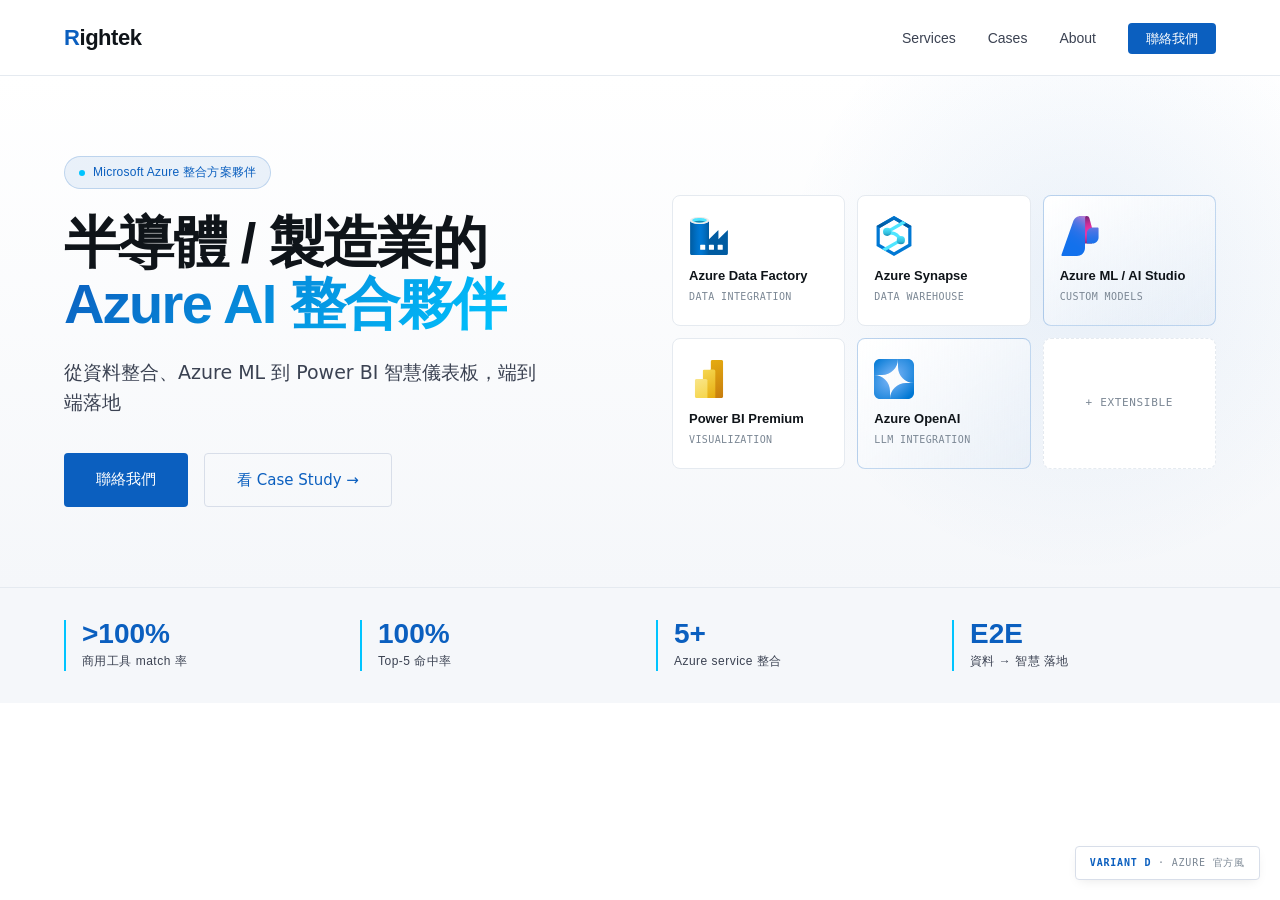
<file: variant-D.html>
<!DOCTYPE html>
<html lang="zh-TW">
<head>
<meta charset="UTF-8">
<meta name="viewport" content="width=device-width,initial-scale=1">
<title>Rightek — Variant D Azure 官方風</title>
<link href="https://api.fontshare.com/v2/css?f[]=cabinet-grotesk@500,700&display=swap" rel="stylesheet">
<link href="https://fonts.bunny.net/css?family=dm-sans:400,500,700|jetbrains-mono:400,500" rel="stylesheet">
<style>
  :root {
    --primary-azure: #0B5FBF;
    --primary-azure-deep: #083F80;
    --accent-cyan: #00C4FF;
    --surface-base: #FFFFFF;
    --surface-soft: #F5F7FA;
    --surface-card: #FFFFFF;
    --text-primary: #0F1419;
    --text-secondary: #3B4252;
    --text-muted: #7B8794;
    --border-subtle: #D8DEE9;
    --border-soft: #E5EAF0;
    --azure-blue-grad: linear-gradient(135deg, #0B5FBF 0%, #00C4FF 100%);
  }
  * { box-sizing: border-box; margin: 0; padding: 0; }
  body {
    background: var(--surface-base);
    color: var(--text-primary);
    font-family: 'DM Sans', system-ui, sans-serif;
    font-size: 16px;
    line-height: 1.6;
  }
  nav {
    display: flex;
    justify-content: space-between;
    align-items: center;
    padding: 20px 64px;
    border-bottom: 1px solid var(--border-soft);
    background: white;
  }
  .wordmark {
    font-family: 'Cabinet Grotesk', sans-serif;
    font-weight: 700;
    font-size: 22px;
    letter-spacing: -0.02em;
    color: var(--text-primary);
  }
  .wordmark span.r { color: var(--primary-azure); }
  nav ul { display: flex; gap: 32px; list-style: none; align-items: center; }
  nav a {
    font-family: 'DM Sans', sans-serif;
    font-size: 14px;
    color: var(--text-secondary);
    text-decoration: none;
    font-weight: 500;
    transition: color 150ms ease-out;
  }
  nav a:hover { color: var(--primary-azure); }
  .cta-nav {
    background: var(--primary-azure);
    color: white !important;
    padding: 8px 18px;
    border-radius: 4px;
    font-size: 13px;
  }
  /* Hero band */
  .hero {
    background: linear-gradient(180deg, var(--surface-base) 0%, var(--surface-soft) 100%);
    padding: 80px 64px;
    position: relative;
    overflow: hidden;
  }
  .hero::before {
    content: '';
    position: absolute;
    top: -100px;
    right: -100px;
    width: 600px;
    height: 600px;
    background: radial-gradient(circle, rgba(11,95,191,0.08) 0%, transparent 70%);
    pointer-events: none;
  }
  .hero-grid {
    display: grid;
    grid-template-columns: 1fr 1fr;
    gap: 64px;
    align-items: center;
    max-width: 1280px;
    margin: 0 auto;
    position: relative;
  }
  .partner-tag {
    display: inline-flex;
    align-items: center;
    gap: 8px;
    padding: 6px 14px;
    background: rgba(11,95,191,0.08);
    border: 1px solid rgba(11,95,191,0.2);
    border-radius: 20px;
    font-family: 'DM Sans', sans-serif;
    font-size: 12px;
    color: var(--primary-azure);
    font-weight: 500;
    letter-spacing: 0.02em;
    margin-bottom: 24px;
  }
  .partner-tag::before {
    content: '';
    width: 6px;
    height: 6px;
    background: var(--accent-cyan);
    border-radius: 50%;
  }
  h1 {
    font-family: 'Cabinet Grotesk', sans-serif;
    font-weight: 700;
    font-size: 56px;
    line-height: 1.08;
    letter-spacing: -0.03em;
    margin-bottom: 24px;
    color: var(--text-primary);
  }
  h1 .grad {
    background: var(--azure-blue-grad);
    -webkit-background-clip: text;
    -webkit-text-fill-color: transparent;
    background-clip: text;
  }
  .sub {
    font-size: 19px;
    color: var(--text-secondary);
    margin-bottom: 36px;
    max-width: 480px;
    line-height: 1.55;
  }
  .cta-row { display: flex; gap: 16px; }
  .cta {
    display: inline-block;
    padding: 14px 32px;
    border-radius: 4px;
    font-weight: 500;
    font-size: 15px;
    text-decoration: none;
    transition: all 150ms ease-out;
  }
  .cta.primary {
    background: var(--primary-azure);
    color: white;
  }
  .cta.primary:hover { background: var(--primary-azure-deep); }
  .cta.ghost {
    background: transparent;
    color: var(--primary-azure);
    border: 1px solid var(--border-subtle);
  }
  .cta.ghost:hover { border-color: var(--primary-azure); }
  /* Service grid */
  .service-grid {
    display: grid;
    grid-template-columns: 1fr 1fr 1fr;
    gap: 12px;
  }
  .service-card {
    background: var(--surface-card);
    border: 1px solid var(--border-soft);
    border-radius: 8px;
    padding: 20px 16px;
    transition: all 200ms ease-out;
    cursor: default;
  }
  .service-card:hover {
    border-color: var(--primary-azure);
    transform: translateY(-2px);
    box-shadow: 0 8px 24px -8px rgba(11,95,191,0.15);
  }
  .service-card.featured {
    grid-column: span 1;
    border-color: rgba(11,95,191,0.25);
    background: linear-gradient(145deg, white 0%, rgba(11,95,191,0.03) 100%);
  }
  .service-icon-img {
    width: 40px;
    height: 40px;
    margin-bottom: 12px;
    display: block;
  }
  .service-name {
    font-family: 'DM Sans', sans-serif;
    font-weight: 600;
    font-size: 13px;
    color: var(--text-primary);
    margin-bottom: 4px;
    line-height: 1.3;
  }
  .service-meta {
    font-family: 'JetBrains Mono', monospace;
    font-size: 10px;
    color: var(--text-muted);
    letter-spacing: 0.04em;
  }
  /* Bottom band — proof points */
  .proof-band {
    padding: 32px 64px;
    background: var(--surface-soft);
    border-top: 1px solid var(--border-soft);
  }
  .proof-grid {
    display: grid;
    grid-template-columns: repeat(4, 1fr);
    gap: 32px;
    max-width: 1280px;
    margin: 0 auto;
  }
  .proof-item {
    border-left: 2px solid var(--accent-cyan);
    padding-left: 16px;
  }
  .proof-value {
    font-family: 'Cabinet Grotesk', sans-serif;
    font-weight: 700;
    font-size: 28px;
    color: var(--primary-azure);
    line-height: 1;
    margin-bottom: 4px;
    font-feature-settings: 'tnum';
  }
  .proof-label {
    font-family: 'DM Sans', sans-serif;
    font-size: 12px;
    color: var(--text-secondary);
    letter-spacing: 0.04em;
  }
  .concept-tag {
    position: fixed;
    bottom: 20px;
    right: 20px;
    background: white;
    border: 1px solid var(--border-subtle);
    padding: 8px 14px;
    border-radius: 4px;
    font-family: 'JetBrains Mono', monospace;
    font-size: 10px;
    color: var(--text-muted);
    letter-spacing: 0.08em;
    text-transform: uppercase;
    box-shadow: 0 4px 12px -4px rgba(0,0,0,0.1);
  }
  .concept-tag b { color: var(--primary-azure); }
</style>
</head>
<body>
  <nav>
    <div class="wordmark"><span class="r">R</span>ightek</div>
    <ul>
      <li><a href="#">Services</a></li>
      <li><a href="#">Cases</a></li>
      <li><a href="#">About</a></li>
      <li><a href="#" class="cta-nav">聯絡我們</a></li>
    </ul>
  </nav>
  <section class="hero">
    <div class="hero-grid">
      <div>
        <div class="partner-tag">Microsoft Azure 整合方案夥伴</div>
        <h1>半導體 / 製造業的<br><span class="grad">Azure AI 整合夥伴</span></h1>
        <p class="sub">從資料整合、Azure ML 到 Power BI 智慧儀表板，端到端落地</p>
        <div class="cta-row">
          <a href="#" class="cta primary">聯絡我們</a>
          <a href="#" class="cta ghost">看 Case Study →</a>
        </div>
      </div>
      <div class="service-grid">
        <div class="service-card">
          <img class="service-icon-img" src="assets/icons/10126-icon-service-Data-Factories.svg" alt="Azure Data Factory">
          <div class="service-name">Azure Data Factory</div>
          <div class="service-meta">DATA INTEGRATION</div>
        </div>
        <div class="service-card">
          <img class="service-icon-img" src="assets/icons/00606-icon-service-Azure-Synapse-Analytics.svg" alt="Azure Synapse">
          <div class="service-name">Azure Synapse</div>
          <div class="service-meta">DATA WAREHOUSE</div>
        </div>
        <div class="service-card featured">
          <img class="service-icon-img" src="assets/icons/03513-icon-service-AI-Studio.svg" alt="Azure AI">
          <div class="service-name">Azure ML / AI Studio</div>
          <div class="service-meta">CUSTOM MODELS</div>
        </div>
        <div class="service-card">
          <img class="service-icon-img" src="assets/icons/03332-icon-service-Power-BI-Embedded.svg" alt="Power BI">
          <div class="service-name">Power BI Premium</div>
          <div class="service-meta">VISUALIZATION</div>
        </div>
        <div class="service-card featured">
          <img class="service-icon-img" src="assets/icons/03438-icon-service-Azure-OpenAI.svg" alt="Azure OpenAI">
          <div class="service-name">Azure OpenAI</div>
          <div class="service-meta">LLM INTEGRATION</div>
        </div>
        <div class="service-card" style="display:flex; align-items:center; justify-content:center; min-height:120px; border-style:dashed; color:var(--text-muted); font-family:'JetBrains Mono', monospace; font-size:11px; letter-spacing:0.06em;">
          + EXTENSIBLE
        </div>
      </div>
    </div>
  </section>
  <section class="proof-band">
    <div class="proof-grid">
      <div class="proof-item">
        <div class="proof-value">&gt;100%</div>
        <div class="proof-label">商用工具 match 率</div>
      </div>
      <div class="proof-item">
        <div class="proof-value">100%</div>
        <div class="proof-label">Top-5 命中率</div>
      </div>
      <div class="proof-item">
        <div class="proof-value">5+</div>
        <div class="proof-label">Azure service 整合</div>
      </div>
      <div class="proof-item">
        <div class="proof-value">E2E</div>
        <div class="proof-label">資料 → 智慧 落地</div>
      </div>
    </div>
  </section>
  <div class="concept-tag"><b>Variant D</b> · Azure 官方風</div>
</body>
</html>
</file>
<file: styles.css>
/* Rightek site v1 — shared design system */
@import url('https://api.fontshare.com/v2/css?f[]=cabinet-grotesk@500,700&display=swap');
@import url('https://fonts.bunny.net/css?family=dm-sans:400,500,700|jetbrains-mono:400,500');

:root {
  --primary-azure: #0B5FBF;
  --primary-azure-deep: #083F80;
  --accent-cyan: #00C4FF;
  --surface-base: #FFFFFF;
  --surface-soft: #F5F7FA;
  --surface-card: #FFFFFF;
  --surface-dark: #0F1419;
  --text-primary: #0F1419;
  --text-secondary: #3B4252;
  --text-muted: #7B8794;
  --border-subtle: #D8DEE9;
  --border-soft: #E5EAF0;
  --azure-grad: linear-gradient(135deg, #0B5FBF 0%, #00C4FF 100%);
  --container-max: 1280px;
}

* { box-sizing: border-box; margin: 0; padding: 0; }
html { scroll-behavior: smooth; }
body {
  font-family: 'DM Sans', system-ui, sans-serif;
  font-size: 16px;
  line-height: 1.6;
  color: var(--text-primary);
  background: var(--surface-base);
}
img { max-width: 100%; display: block; }
a { color: var(--primary-azure); text-decoration: none; }
a:hover { color: var(--primary-azure-deep); }
ul, ol { list-style: none; }

h1, h2, h3, h4, h5 {
  font-family: 'Cabinet Grotesk', sans-serif;
  font-weight: 700;
  letter-spacing: -0.02em;
  color: var(--text-primary);
  line-height: 1.15;
}
h1 { font-size: 56px; letter-spacing: -0.03em; }
h2 { font-size: 40px; }
h3 { font-size: 24px; }
h4 { font-size: 18px; }

.mono { font-family: 'JetBrains Mono', monospace; }
.grad-text {
  background: var(--azure-grad);
  -webkit-background-clip: text;
  -webkit-text-fill-color: transparent;
  background-clip: text;
}

/* Nav */
.nav {
  display: flex;
  justify-content: space-between;
  align-items: center;
  padding: 18px 64px;
  border-bottom: 1px solid var(--border-soft);
  background: rgba(255,255,255,0.92);
  backdrop-filter: blur(12px);
  position: sticky;
  top: 0;
  z-index: 100;
}
.wordmark {
  font-family: 'Cabinet Grotesk', sans-serif;
  font-weight: 700;
  font-size: 22px;
  letter-spacing: -0.02em;
  color: var(--text-primary);
}
.wordmark span.r { color: var(--primary-azure); }
.nav-links { display: flex; gap: 32px; align-items: center; }
.nav-links a {
  font-size: 14px;
  color: var(--text-secondary);
  font-weight: 500;
  transition: color 150ms ease-out;
}
.nav-links a:hover, .nav-links a.active { color: var(--primary-azure); }
.nav-cta {
  background: var(--primary-azure);
  color: white !important;
  padding: 8px 18px;
  border-radius: 4px;
  font-size: 13px;
}
.nav-cta:hover { background: var(--primary-azure-deep); }

/* Container */
.container { max-width: var(--container-max); margin: 0 auto; padding: 0 64px; }

/* Buttons */
.btn {
  display: inline-block;
  padding: 14px 32px;
  border-radius: 4px;
  font-weight: 500;
  font-size: 15px;
  cursor: pointer;
  border: none;
  transition: all 150ms ease-out;
  font-family: inherit;
  text-align: center;
}
.btn-primary { background: var(--primary-azure); color: white; }
.btn-primary:hover { background: var(--primary-azure-deep); color: white; }
.btn-ghost {
  background: transparent;
  color: var(--primary-azure);
  border: 1px solid var(--border-subtle);
}
.btn-ghost:hover { border-color: var(--primary-azure); }

/* Section */
.section { padding: 80px 64px; }
.section-soft { background: var(--surface-soft); }
.section-dark { background: var(--surface-dark); color: var(--surface-soft); }
.section-dark h1, .section-dark h2, .section-dark h3 { color: var(--surface-soft); }

/* Tag */
.tag {
  display: inline-flex;
  align-items: center;
  gap: 8px;
  padding: 6px 14px;
  background: rgba(11,95,191,0.08);
  border: 1px solid rgba(11,95,191,0.2);
  border-radius: 20px;
  font-size: 12px;
  color: var(--primary-azure);
  font-weight: 500;
  letter-spacing: 0.02em;
}
.tag::before {
  content: '';
  width: 6px;
  height: 6px;
  background: var(--accent-cyan);
  border-radius: 50%;
}

/* Card */
.card {
  background: var(--surface-card);
  border: 1px solid var(--border-soft);
  border-radius: 8px;
  padding: 24px;
  transition: all 200ms ease-out;
}
.card:hover {
  border-color: var(--primary-azure);
  transform: translateY(-2px);
  box-shadow: 0 8px 24px -8px rgba(11,95,191,0.15);
}

/* Service icon card (used in Services + Index) */
.svc-card {
  background: var(--surface-card);
  border: 1px solid var(--border-soft);
  border-radius: 8px;
  padding: 24px 20px;
  transition: all 200ms ease-out;
}
.svc-card:hover {
  border-color: var(--primary-azure);
  transform: translateY(-2px);
  box-shadow: 0 8px 24px -8px rgba(11,95,191,0.15);
}
.svc-card.featured {
  border-color: rgba(11,95,191,0.25);
  background: linear-gradient(145deg, white 0%, rgba(11,95,191,0.03) 100%);
}
.svc-icon { width: 44px; height: 44px; margin-bottom: 14px; display: block; }
.svc-name { font-weight: 600; font-size: 14px; margin-bottom: 4px; line-height: 1.3; }
.svc-meta {
  font-family: 'JetBrains Mono', monospace;
  font-size: 10px;
  color: var(--text-muted);
  letter-spacing: 0.06em;
  text-transform: uppercase;
}
.svc-desc {
  font-size: 13px;
  color: var(--text-secondary);
  margin-top: 8px;
  line-height: 1.5;
}

/* Footer */
.footer {
  background: var(--surface-dark);
  color: var(--surface-soft);
  padding: 64px 64px 32px;
}
.footer-grid {
  display: grid;
  grid-template-columns: 2fr 1fr 1fr 1fr;
  gap: 48px;
  max-width: var(--container-max);
  margin: 0 auto 48px;
}
.footer-brand .wordmark { color: white; }
.footer-brand p { font-size: 14px; color: var(--text-muted); margin-top: 16px; max-width: 320px; }
.footer h4 {
  font-family: 'JetBrains Mono', monospace;
  font-size: 11px;
  font-weight: 500;
  text-transform: uppercase;
  letter-spacing: 0.1em;
  margin-bottom: 16px;
  color: var(--accent-cyan);
}
.footer ul li { margin-bottom: 10px; font-size: 14px; }
.footer a { color: var(--surface-soft); transition: color 150ms ease-out; }
.footer a:hover { color: var(--accent-cyan); }
.footer-bottom {
  max-width: var(--container-max);
  margin: 0 auto;
  padding-top: 32px;
  border-top: 1px solid rgba(255,255,255,0.1);
  display: flex;
  justify-content: space-between;
  font-size: 12px;
  color: var(--text-muted);
}

/* Page hero (sub-pages) */
.page-hero {
  padding: 80px 64px 56px;
  background: linear-gradient(180deg, var(--surface-base) 0%, var(--surface-soft) 100%);
  position: relative;
  overflow: hidden;
}
.page-hero::before {
  content: '';
  position: absolute;
  top: -150px;
  right: -150px;
  width: 600px;
  height: 600px;
  background: radial-gradient(circle, rgba(11,95,191,0.08) 0%, transparent 70%);
  pointer-events: none;
}
.page-hero h1 { font-size: 52px; margin-bottom: 16px; position: relative; }
.page-hero .lead { font-size: 19px; color: var(--text-secondary); max-width: 720px; position: relative; }
.page-hero .container { position: relative; }

/* Pull quote */
.pull-quote {
  font-family: 'Cabinet Grotesk', sans-serif;
  font-weight: 500;
  font-size: 28px;
  line-height: 1.3;
  border-left: 4px solid var(--accent-cyan);
  padding: 12px 0 12px 28px;
  margin: 32px 0;
  max-width: 720px;
}
.pull-quote-meta {
  font-family: 'JetBrains Mono', monospace;
  font-size: 11px;
  color: var(--text-muted);
  letter-spacing: 0.08em;
  margin-top: 12px;
  text-transform: uppercase;
}

/* Stat */
.stat-grid { display: grid; grid-template-columns: repeat(4, 1fr); gap: 32px; }
.stat-item { border-left: 2px solid var(--accent-cyan); padding-left: 16px; }
.stat-value {
  font-family: 'Cabinet Grotesk', sans-serif;
  font-weight: 700;
  font-size: 32px;
  color: var(--primary-azure);
  line-height: 1;
  margin-bottom: 4px;
  font-feature-settings: 'tnum';
}
.stat-label {
  font-size: 12px;
  color: var(--text-secondary);
  letter-spacing: 0.04em;
}

/* Forms */
.form-group { margin-bottom: 20px; }
label {
  display: block;
  font-size: 13px;
  font-weight: 500;
  color: var(--text-secondary);
  margin-bottom: 6px;
  letter-spacing: 0.02em;
}
input, textarea, select {
  width: 100%;
  padding: 12px 16px;
  border: 1px solid var(--border-subtle);
  border-radius: 4px;
  font-family: inherit;
  font-size: 15px;
  background: white;
  color: var(--text-primary);
  transition: border-color 150ms ease-out;
}
input:focus, textarea:focus, select:focus {
  outline: none;
  border-color: var(--primary-azure);
  box-shadow: 0 0 0 3px rgba(11,95,191,0.1);
}
textarea { min-height: 120px; resize: vertical; }

/* Responsive */
@media (max-width: 768px) {
  .nav, .section, .page-hero, .footer { padding-left: 24px; padding-right: 24px; }
  .container { padding: 0 24px; }
  h1 { font-size: 36px; }
  h2 { font-size: 28px; }
  .nav-links { gap: 16px; }
  .nav-links a:not(.nav-cta) { display: none; }
  .footer-grid { grid-template-columns: 1fr; gap: 32px; }
  .stat-grid { grid-template-columns: repeat(2, 1fr); gap: 24px; }
}
</file>
